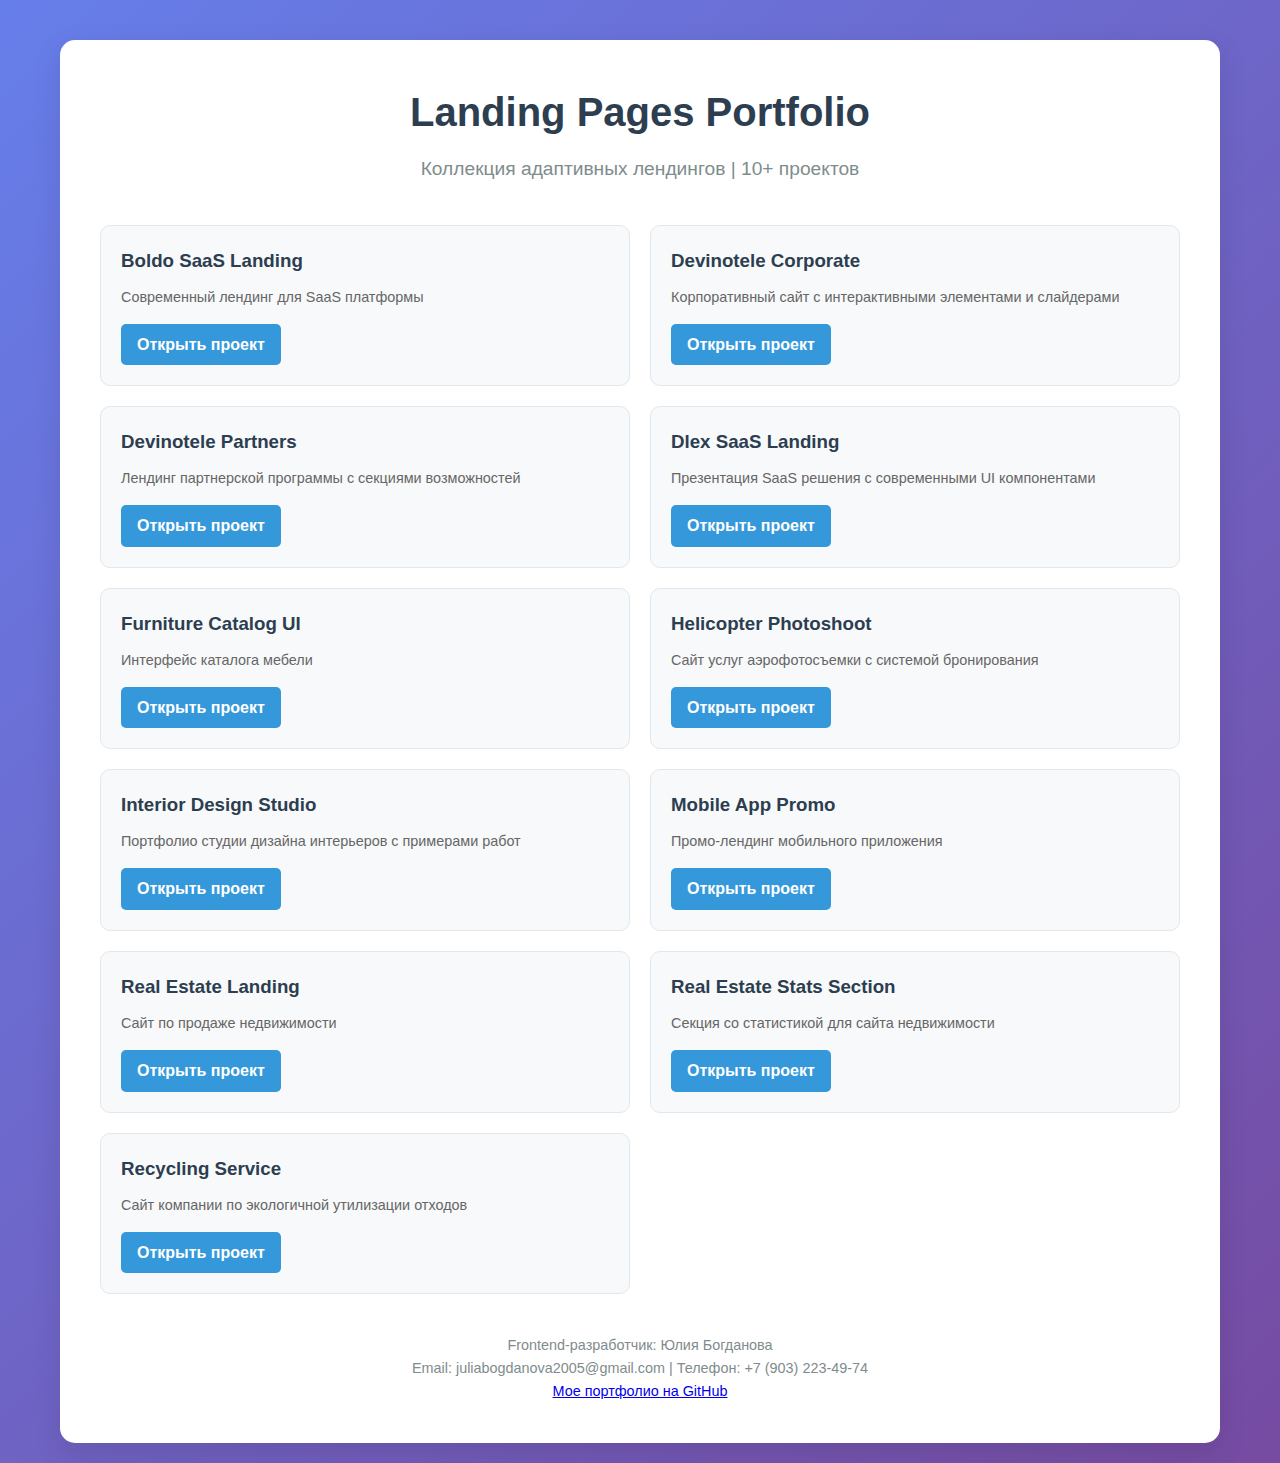
<file: index.html>
<!DOCTYPE html>
<html lang="ru">
<head>
<meta http-equiv="Content-Type" content="text/html; charset=UTF-8">
    <meta charset="UTF-8">
    <meta name="viewport" content="width=device-width, initial-scale=1.0">
    <title>Landing Pages Portfolio - bogdanchiikk</title>
    <style>
        * { margin: 0; padding: 0; box-sizing: border-box; }
        body { 
            font-family: 'Arial', sans-serif; 
            line-height: 1.6; 
            color: #333; 
            max-width: 1200px; 
            margin: 0 auto; 
            padding: 20px;
            background: linear-gradient(135deg, #667eea 0%, #764ba2 100%);
            min-height: 100vh;
        }
        .container { 
            background: white; 
            border-radius: 15px; 
            padding: 40px; 
            box-shadow: 0 10px 30px rgba(0,0,0,0.1);
            margin-top: 20px;
        }
        h1 { 
            color: #2c3e50; 
            text-align: center; 
            margin-bottom: 10px;
            font-size: 2.5em;
        }
        .subtitle { 
            text-align: center; 
            color: #7f8c8d; 
            margin-bottom: 40px;
            font-size: 1.2em;
        }
        .projects-grid {
            display: grid;
            grid-template-columns: repeat(auto-fit, minmax(350px, 1fr));
            gap: 20px;
            margin-top: 30px;
        }
        .project-card {
            border: 1px solid #e1e8ed;
            border-radius: 10px;
            padding: 20px;
            transition: transform 0.3s, box-shadow 0.3s;
            background: #f8f9fa;
        }
        .project-card:hover {
            transform: translateY(-5px);
            box-shadow: 0 5px 20px rgba(0,0,0,0.1);
        }
        .project-card h3 {
            color: #2c3e50;
            margin-bottom: 10px;
        }
        .project-card p {
            color: #666;
            margin-bottom: 15px;
            font-size: 0.9em;
        }
        .project-link {
            display: inline-block;
            background: #3498db;
            color: white;
            padding: 8px 16px;
            border-radius: 5px;
            text-decoration: none;
            font-weight: bold;
            transition: background 0.3s;
        }
        .project-link:hover {
            background: #2980b9;
        }
        .footer {
            text-align: center;
            margin-top: 40px;
            color: #7f8c8d;
            font-size: 0.9em;
        }
    </style>
</head>
<body>
    <div class="container">
        <h1>Landing Pages Portfolio</h1>
        <p class="subtitle">Коллекция адаптивных лендингов | 10+ проектов</p>
        
        <div class="projects-grid">
            <!-- Boldo SaaS -->
            <div class="project-card">
                <h3>Boldo SaaS Landing</h3>
                <p>Современный лендинг для SaaS платформы</p>
                <a href="boldo-saas-landing/index5.html" class="project-link">Открыть проект</a>
            </div>
            
            <!-- Devinotele Corporate -->
            <div class="project-card">
                <h3>Devinotele Corporate</h3>
                <p>Корпоративный сайт с интерактивными элементами и слайдерами</p>
                <a href="devinotele-corporate-landing/index.html" class="project-link">Открыть проект</a>
            </div>
            
            <!-- Devinotele Partners -->
            <div class="project-card">
                <h3>Devinotele Partners</h3>
                <p>Лендинг партнерской программы с секциями возможностей</p>
                <a href="devinotele-partners-landing/index.html" class="project-link">Открыть проект</a>
            </div>
            
            <!-- Dlex SaaS -->
            <div class="project-card">
                <h3>Dlex SaaS Landing</h3>
                <p>Презентация SaaS решения с современными UI компонентами</p>
                <a href="dlex-saas-landing/index.html" class="project-link">Открыть проект</a>
            </div>
            
            <!-- Furniture Catalog -->
            <div class="project-card">
                <h3>Furniture Catalog UI</h3>
                <p>Интерфейс каталога мебели</p>
                <a href="furniture-catalog-ui/index.html" class="project-link">Открыть проект</a>
            </div>
            
            <!-- Helicopter Photoshoot -->
            <div class="project-card">
                <h3>Helicopter Photoshoot</h3>
                <p>Сайт услуг аэрофотосъемки с системой бронирования</p>
                <a href="helicopter-photoshoot-landing/index.html" class="project-link">Открыть проект</a>
            </div>
            
            <!-- Interior Design Studio -->
            <div class="project-card">
                <h3>Interior Design Studio</h3>
                <p>Портфолио студии дизайна интерьеров с примерами работ</p>
                <a href="interior-design-studio-landing/index.html" class="project-link">Открыть проект</a>
            </div>
            
            <!-- Mobile App Promo -->
            <div class="project-card">
                <h3>Mobile App Promo</h3>
                <p>Промо-лендинг мобильного приложения</p>
                <a href="mobile-app-promo-landing/index3.html" class="project-link">Открыть проект</a>
            </div>
            
            <!-- Real Estate -->
            <div class="project-card">
                <h3>Real Estate Landing</h3>
                <p>Сайт по продаже недвижимости</p>
                <a href="real-estate-landing/index4.html" class="project-link">Открыть проект</a>
            </div>
            
            <!-- Real Estate Stats -->
            <div class="project-card">
                <h3>Real Estate Stats Section</h3>
                <p>Секция со статистикой для сайта недвижимости</p>
                <a href="real-estate-stats-section/index.html" class="project-link">Открыть проект</a>
            </div>
            
            <!-- Recycling Service -->
            <div class="project-card">
                <h3>Recycling Service</h3>
                <p>Сайт компании по экологичной утилизации отходов</p>
                <a href="recycling-service-landing/index1.html" class="project-link">Открыть проект</a>
            </div>
        </div>
        
        <div class="footer">
    <p>Frontend-разработчик: Юлия Богданова</p>
    <p>Email: juliabogdanova2005@gmail.com | Телефон: +7 (903) 223-49-74</p>
    <p><a href="https://github.com/bogdanchiikk" target="_blank">Мое портфолио на GitHub</a></p>
</div>
    </div>
</body>
</html>
</file>
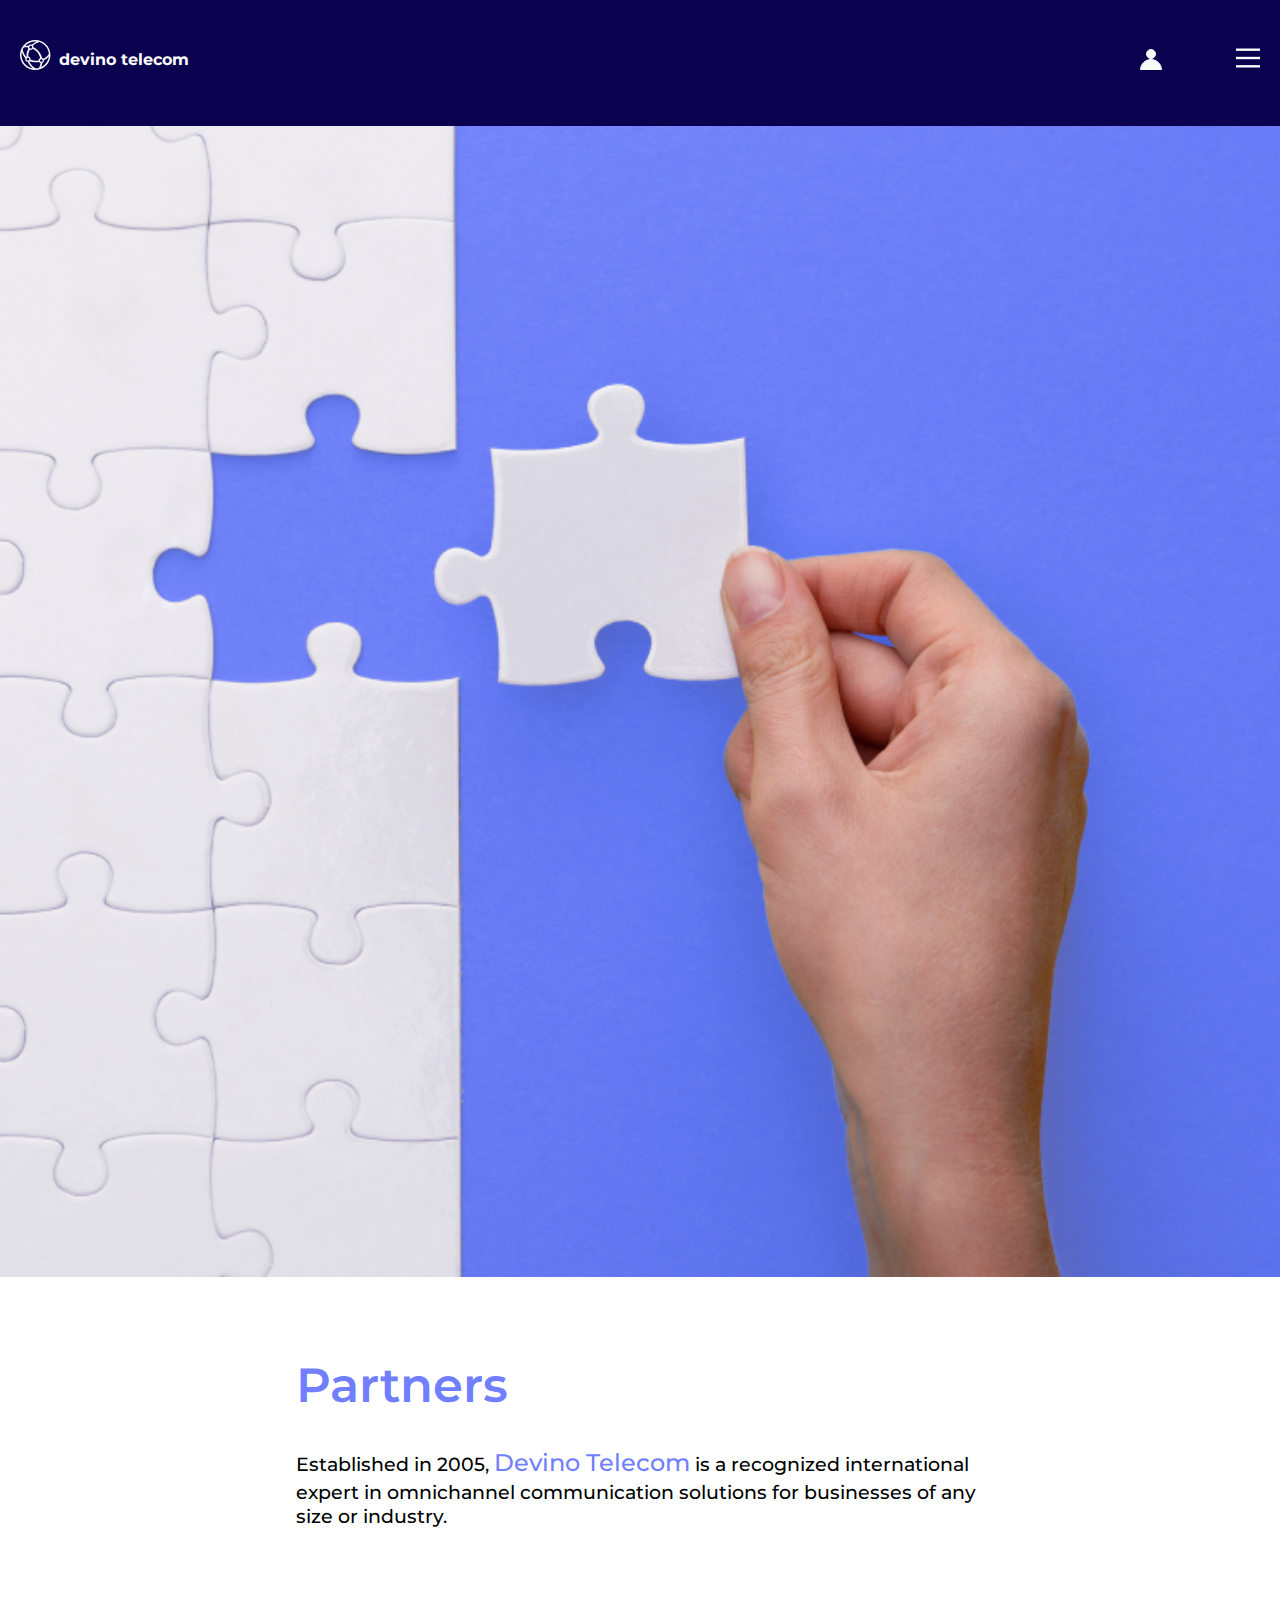
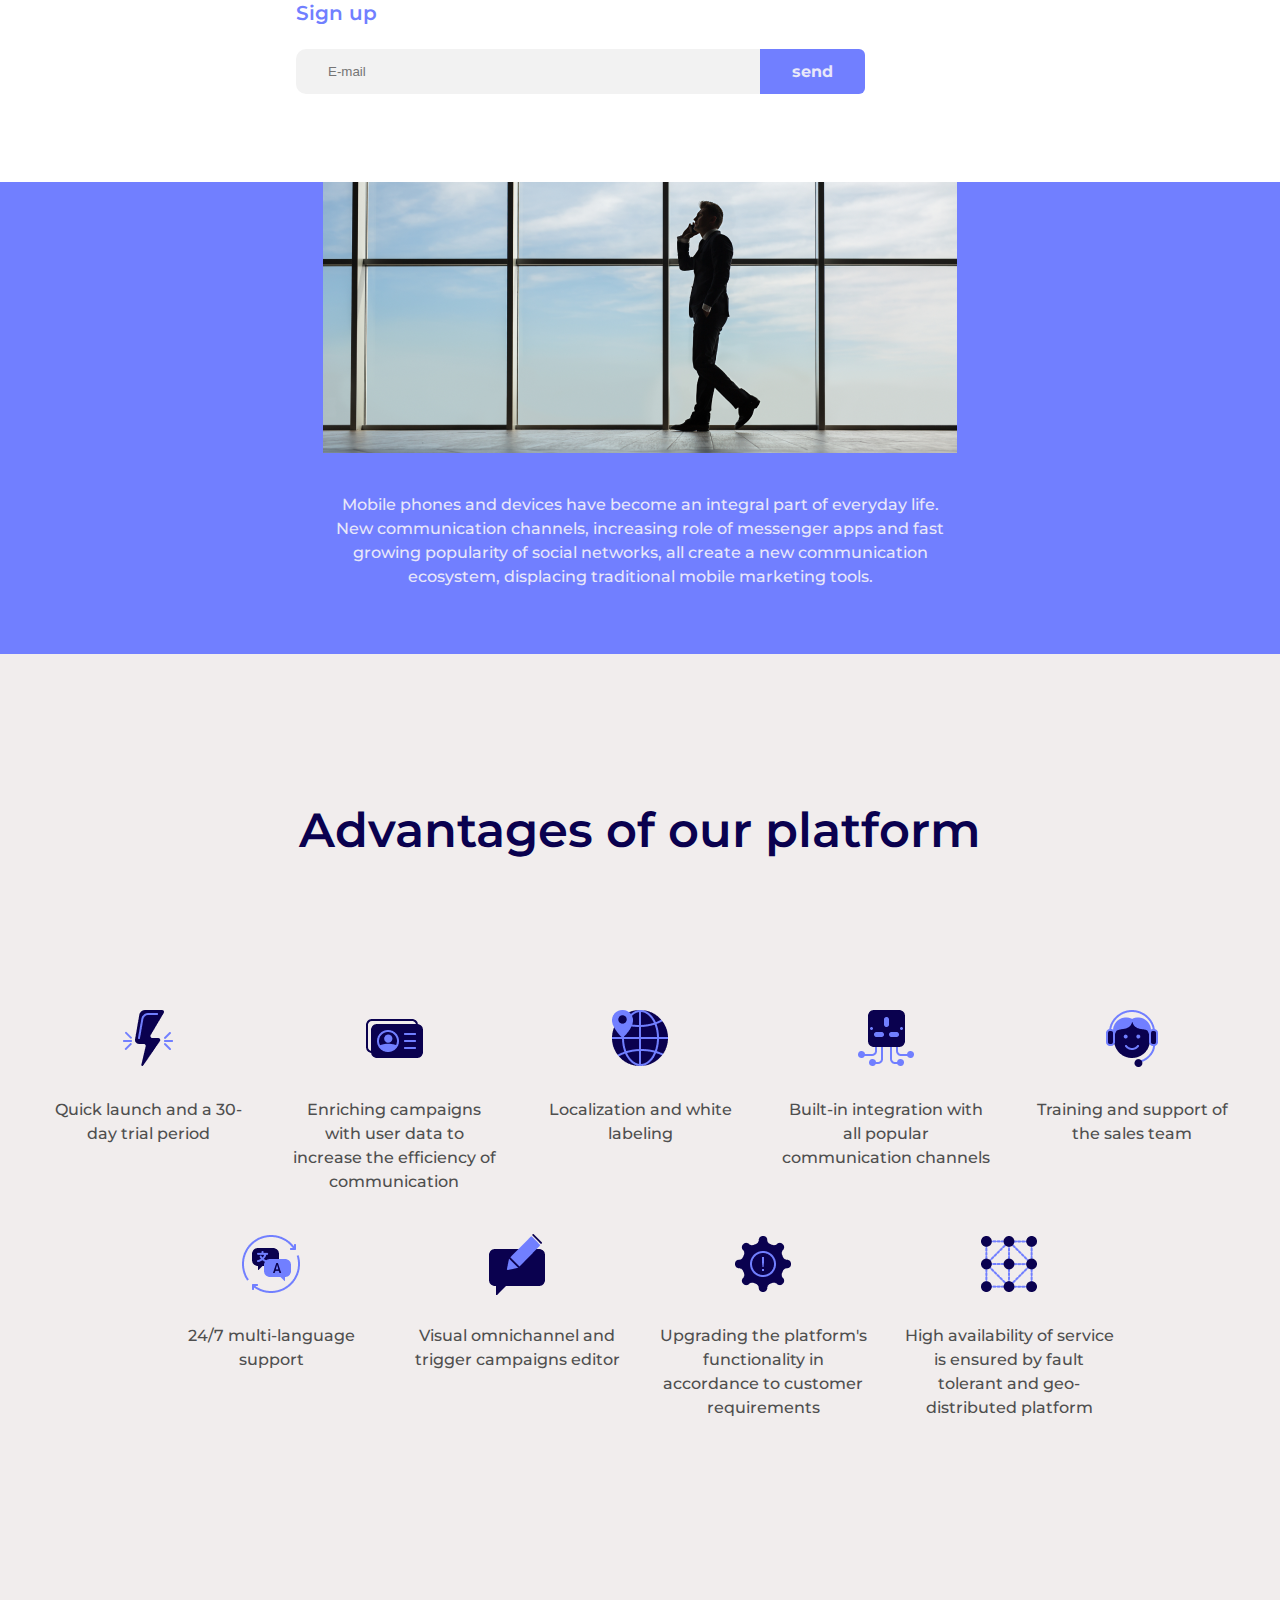
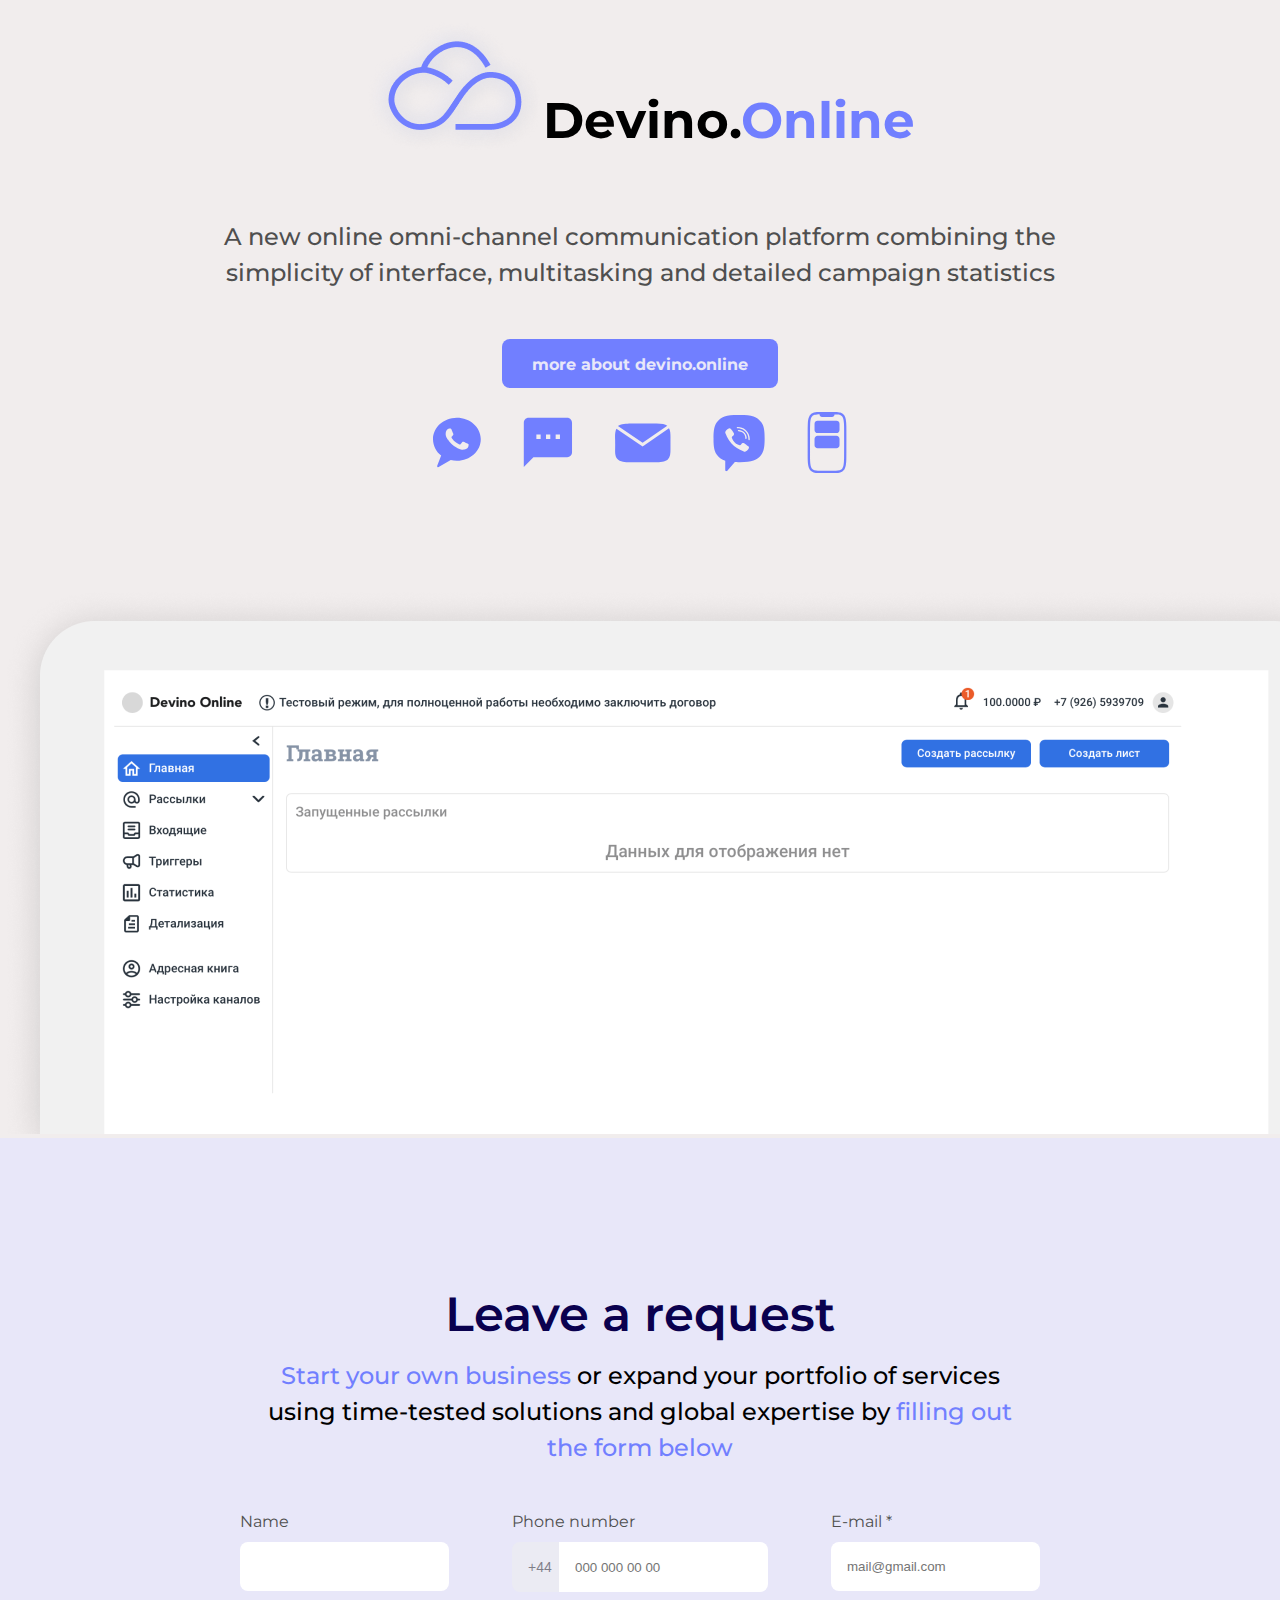
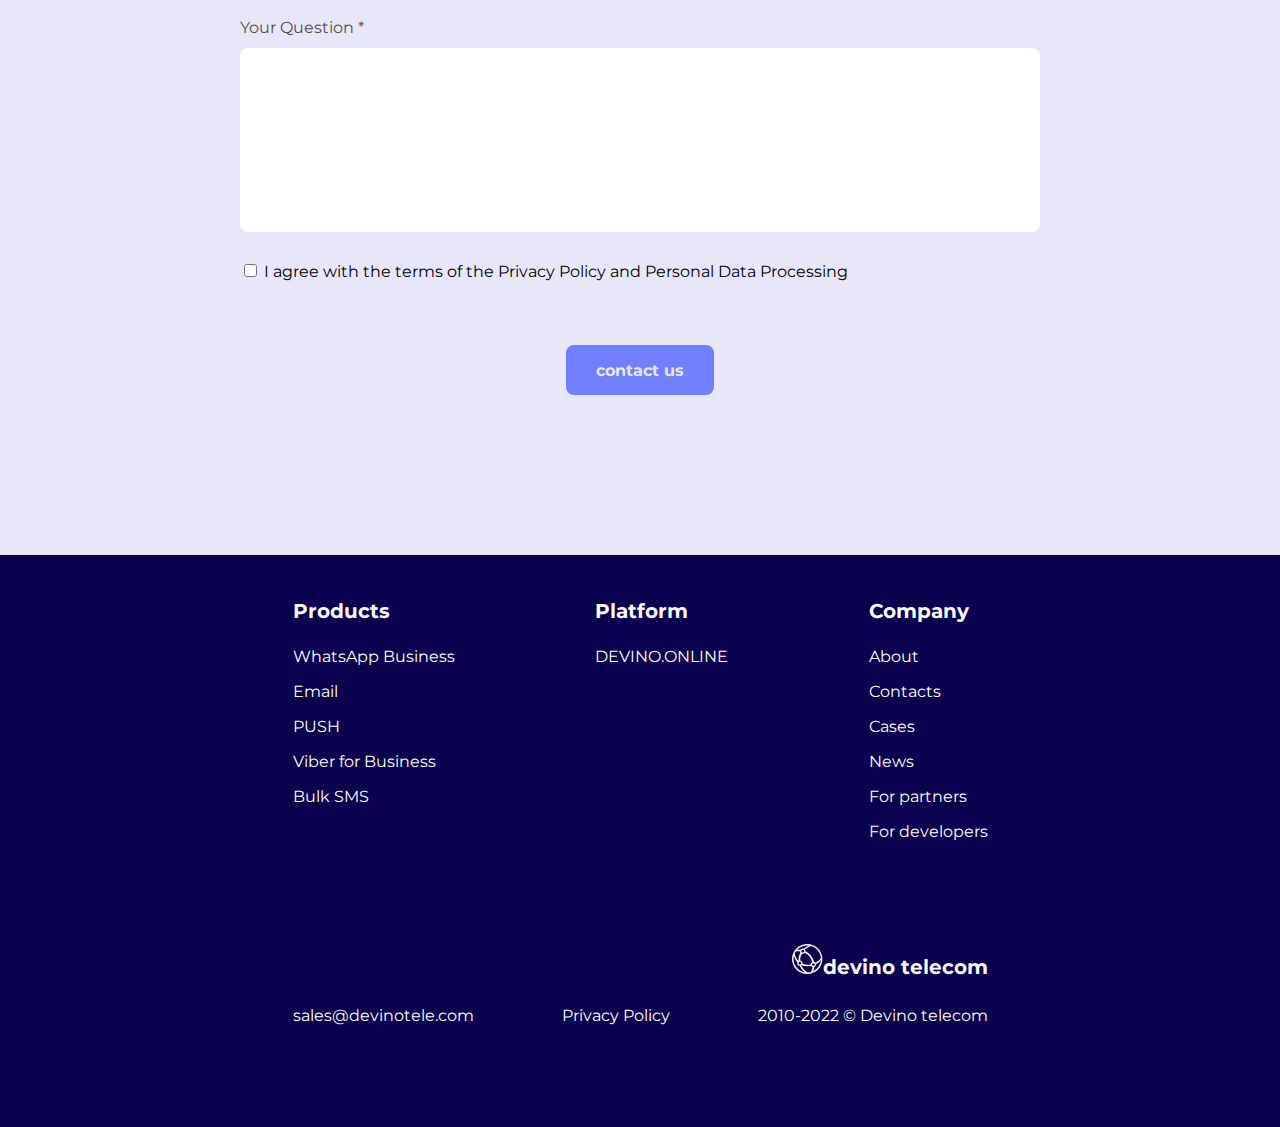
<file: devinotele-partners-landing/index.html>
<!DOCTYPE html>
<html lang="en">
  <head>
    <meta charset="UTF-8" />
    <meta name="viewport" content="width=device-width, initial-scale=1.0" />
    <title>Document</title>
    <link rel="preconnect" href="https://fonts.googleapis.com" />
    <link rel="preconnect" href="https://fonts.gstatic.com" crossorigin />
    <link
      href="https://fonts.googleapis.com/css2?family=Montserrat:wght@400;500;600&display=swap"
      rel="stylesheet"
    />
    <link rel="stylesheet" href="css/style.css" />
  </head>
  <body>
    <div class="background">
      <div class="wrapper">
        <div class="container">
          <div class="imgg">
            <img src="img/Union.svg" alt="" />
            <a class="text" href="#">devino telecom</a>
          </div>
          <div class="blocka">
            <a class="white" href="#">products</a>
            <a class="white" href="#">platform</a>
            <a class="white" href="#">for developers</a>
            <a class="white" href="#">for partners</a>
            <a class="white" href="#">company</a>
            <div>
              <a class="textbutton" href="#">contact us</a>
            </div>
          </div>
          <div class="gap-73">
            <img src="img/Личный кабинет и язык.svg" alt="" />
            <img class="menu" src="img/Menu.svg" alt="" />
          </div>
        </div>
      </div>
    </div>

    <div class="wrapper">
      <div class="d-flex2">
        <div class="margintext">
          <h1 class="zag">Partners</h1>
          <p class="textblue">
            Established in 2005, <span class="blue">Devino Telecom</span> is a
            recognized international expert in omnichannel communication
            solutions for <span>businesses of any size or industry.</span>
          </p>
          <label class="purple">Sign up</label>
          <div class="d-flex pad-95">
            <input class="email" placeholder="E-mail" type="text" />
            <a class="buttonpurple" href="#"><span class="textbutton1">send</span></a>
          </div>
      </div>
        <img class="puzzle" src="img/Depositphotos_306049142_XL 3.png" alt="" /> 
      </div> 
    </div>

    <div class="backgroundp">
      <div class="d-flexp">
        <img class="padleft" src="img/Depositphotos_306049142_XL 2.png" alt="" />
        <p class="textpicture">
          Mobile phones and devices have become an integral part of everyday
          life.<br />New communication channels, increasing role of messenger
          apps and fast<br />growing popularity of social networks, all create a
          new communication<br />ecosystem, displacing traditional mobile
          marketing tools.
        </p>
      </div>
    </div>

    <div class="backgroundten">
      <img class="ellipse" src="img/Ellipse 226.svg" alt="" />
      <img class="ellipse5" src="img/Ellipse 225.svg" alt="" />
      <img class="ellipse4" src="img/Ellipse 224.svg" alt="" />
      <h1 class="zagg">Advantages of our platform</h1>
      <div class="wrapper">
        <div class="block9">
          <div class="block9info">
            <img src="img/1.png" alt="" />
            <p class="grey">Quick launch and a 30-day trial period</p>
          </div>
          <div class="block9info">
            <img src="img/2.png" alt="" />
            <p class="grey">
              Enriching campaigns with user data to increase the efficiency of
              communication
            </p>
          </div>
          <div class="block9info">
            <img src="img/3.png" alt="" />
            <p class="grey">Localization and white labeling</p>
          </div>
          <div class="block9info">
            <img src="img/4.png" alt="" />
            <p class="grey">
              Built-in integration with all popular communication channels
            </p>
          </div>
          <div class="block9info">
            <img src="img/5.png" alt="" />
            <p class="grey">Training and support of the sales team</p>
          </div>
          <div class="block9info">
            <img src="img/6.png" alt="" />
            <p class="grey">24/7 multi-language support</p>
          </div>
          <div class="block9info">
            <img src="img/7.png" alt="" />
            <p class="grey">Visual omnichannel and trigger campaigns editor</p>
          </div>
          <div class="block9info">
            <img src="img/доработка под требования.png" alt="" />
            <p class="grey">
              Upgrading the platform's functionality in accordance to customer
              requirements
            </p>
          </div>
          <div class="block9info">
            <img src="img/9.png" alt="" />
            <p class="grey">
              High availability of service is ensured by fault tolerant and
              geo-distributed platform
            </p>
          </div>
        </div>
      </div>

      <div class="d-flex1">
        <img src="img/Group 328310034.png" alt="" />
        <h2>
          <span class="blackk">Devino.</span><span class="purplee">Online</span>
        </h2>
      </div>
      <div class="centert">
        <p class="centertext">
          A new online omni-channel communication platform combining the
          simplicity of interface, multitasking and detailed campaign statistics
        </p>
        <a class="buttonpurple2" href="#"
          ><span class="textbutton2">more about devino.online</span></a>
        <div class="blockpicture1">
          <img src="img/Exclude.svg" alt="" />
          <img src="img/SMS.svg" alt="" />
          <img src="img/Mail.svg" alt="" />
          <img src="img/Exclude1.svg" alt="" />
          <img src="img/Push.svg" alt="" />
        </div>
        <img class="pozpicture" src="img/Illustration.png" alt="" />
      </div>
    </div>

    <div class="backgroundnew">
      <div class="blockk">
        <h1 class="zagg1">Leave a request</h1>
        <div class="jcenter">
          <p class="textpp">
            <span class="purpletext">Start your own business</span> or expand
            your portfolio of services using time-tested solutions and global
            expertise by
            <span class="purpletext">filling out the form below</span>
          </p>
        </div>
        <div class="info">
          <div class="blockfooter">
            <div class="column">
              <p class="greytext">Name</p>
              <input class="buttongrey" class="name" placeholder="" type="text" />
            </div>
            <div class="column">
              <p class="greytext">Phone number</p>
              <div class="d-flex">
                <button class="b44 text44">+44</button>
                <input class="buttongrey1" class="phonenumber" placeholder="000 000 00 00" type="text" />
              </div>
            </div>
            <div class="column">
              <p class="greytext">E-mail *</p>
              <input class="buttongrey" class="email" placeholder="mail@gmail.com" type="text" />
            </div>
          </div>
          <div class="column">
            <p class="greytext">Your Question *</p>
            <textarea class="buttongrey2" rows="10"></textarea>
          </div>
        </div>
        <div class="check">
        <input class="blockchek" type="checkbox" name="" value="yes" />
          <label>I agree with the terms of the Privacy Policy and Personal Data Processing</label>
        </div>
          <div class="jcenter pad-64">
            <a class="buttonpurple3" href="#"><span class="textbutton3">contact us</span></a>
          </div>
      </div>
    </div>

    <div class="backgroundfooter">
      <div class="wrapper wrapper_footer">
        <div class="footer_content">
          <div class="logo_f">
              <img src="img/Union.svg" alt="">
              <span class="zag-footer">devino telecom</span>
          </div>
              <div class="column">
                  <a class="zag-footer" href="">Products</a>
                  <a class="text_footer" href="">WhatsApp Business</a>
                  <a class="text_footer" href="">Email</a>
                  <a class="text_footer" href="">PUSH</a>
                  <a class="text_footer" href="">Viber for Business</a>
                  <a class="text_footer" href="">Bulk SMS</a>
              </div>
              <div class="column">
                  <a class="zag-footer" href="">Platform</a>
                  <a class="text_footer" href="">DEVINO.ONLINE</a>
              </div>
              <div class="column">
                  <a class="zag-footer" href="">Company</a>
                  <a class="text_footer" href="">About</a>
                  <a class="text_footer" href="">Contacts</a>
                  <a class="text_footer" href="">Cases</a>
                  <a class="text_footer" href="">News</a>
                  <a class="text_footer" href="">For partners</a>
                  <a class="text_footer" href="">For developers</a>
              </div>
          <span class="mail_footer">sales@devinotele.com</span>
      </div>
      <div class="logo_f1">
        <img src="img/Union.svg" alt="">
        <span class="zag-footer">devino telecom</span>
    </div>
      <div class="footer_f">
          <span class="mail_footer_plan">sales@devinotele.com</span>
          <span class="text_footer_f">Privacy Policy</span>
          <span class="text_footer_f">2010-2022 © Devino telecom</span>
      </div>
      </div>
    </div>
  </body>
</html>
</file>
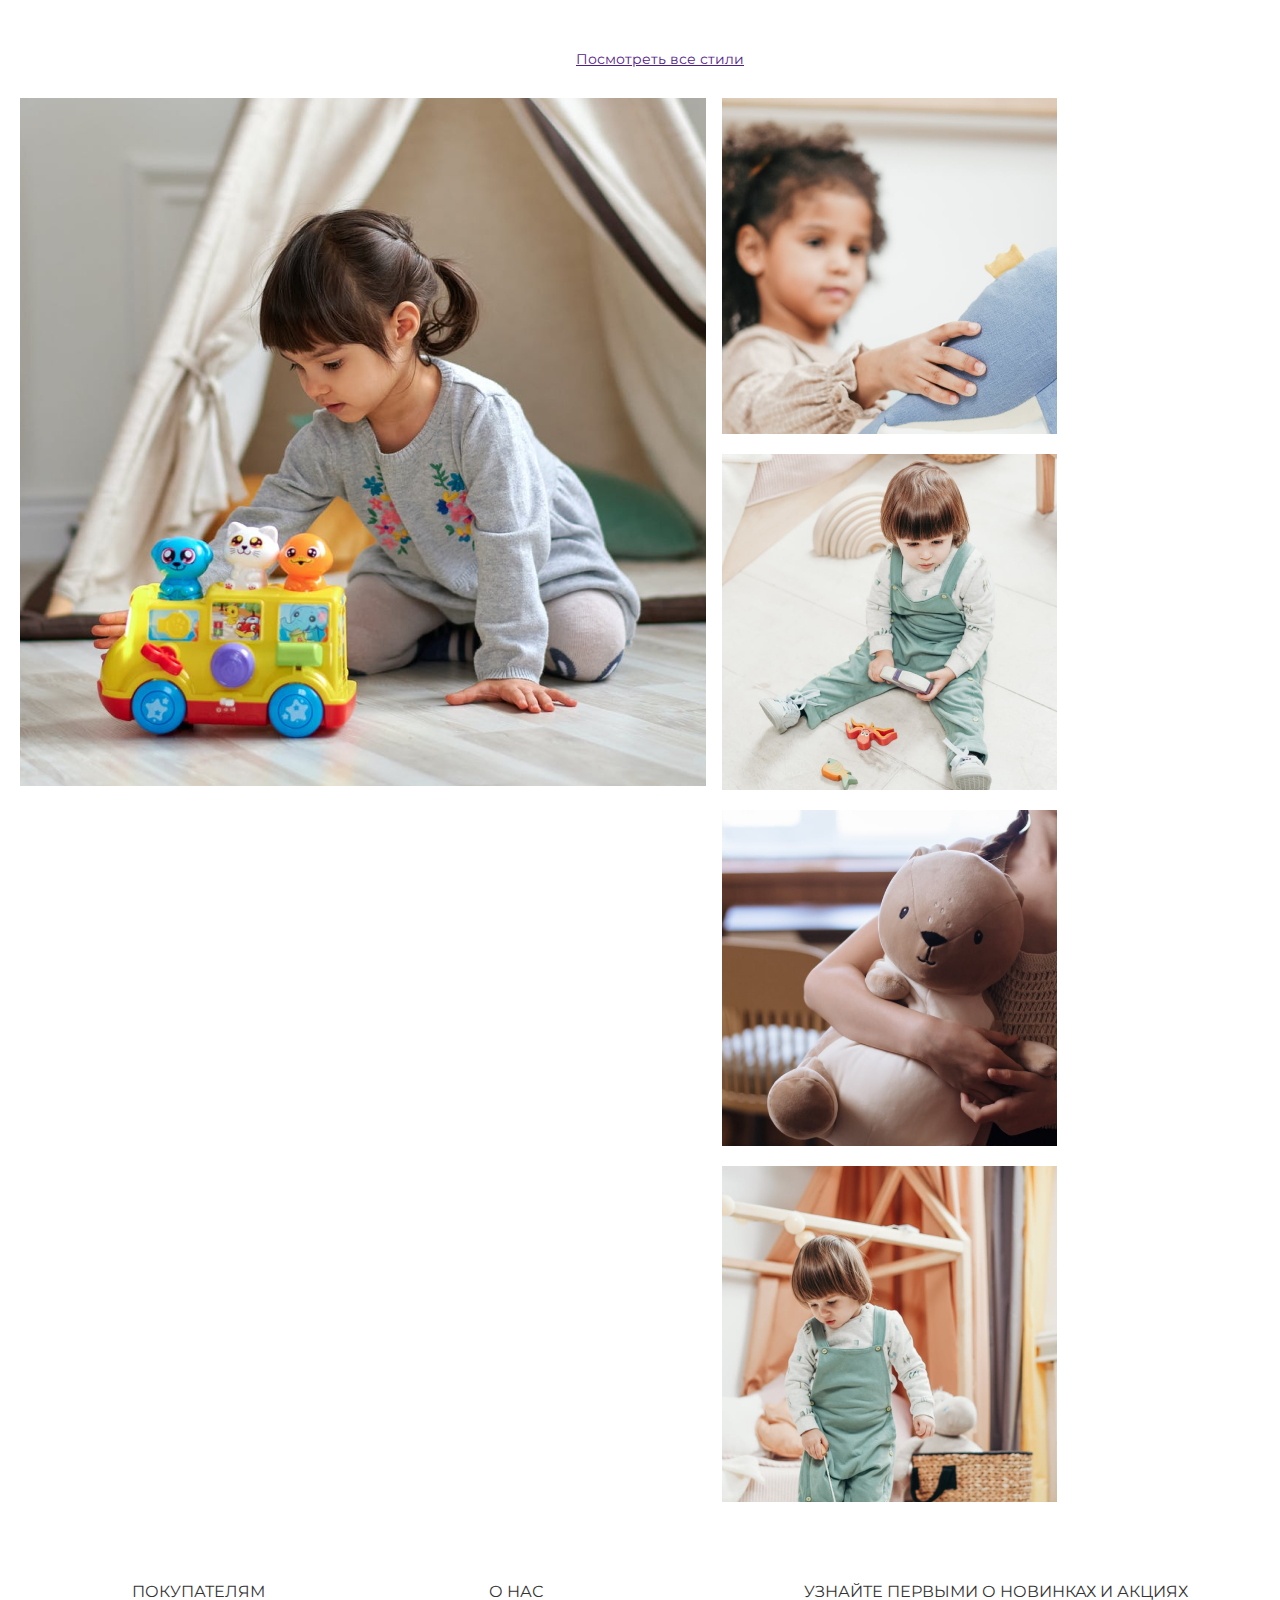
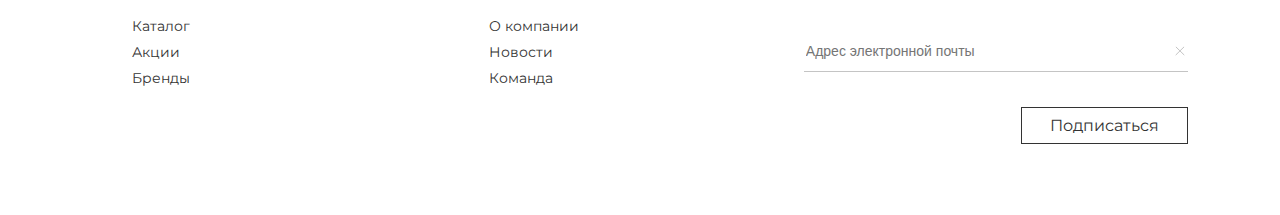
<file: furniture-catalog-ui/index.html>
<!DOCTYPE html>
<html lang="en">
<head>
    <meta charset="UTF-8">
    <meta http-equiv="X-UA-Compatible" content="IE=edge">
    <meta name="viewport" content="width=device-width, initial-scale=1.0">
    <title>6-сайт</title>
    <link rel="preconnect" href="https://fonts.googleapis.com">
    <link rel="preconnect" href="https://fonts.gstatic.com" crossorigin>
    <link href="https://fonts.googleapis.com/css2?family=Montserrat:wght@400;500;600&display=swap" rel="stylesheet">
    <link rel="stylesheet" href="css/style1.css">
</head>
<body>
    <div class="wrapper">
        <div class="my-zag">
            <a href="">Посмотреть все стили</a>
        </div>
        <div class="d-flex gap-16">
        <div>
            <img src="img/1.png" alt="">
        </div>
        <div class="cont-1_1">
            <div class="position-r">
            <img src="img/2.png" alt="">
            <div class="position-background">
                <a class="position-background__svg svg__full" href="#">
                    <img src="img/full screen.svg" alt="">
                </a>
                <a class="position-background__svg svg__korzina" href="#">
                    <img src="img/korzina.svg" alt="">
                </a>
                <a class="position-background__svg svg__like" href="#">
                    <img src="img/like.svg" alt="">
                </a>
            </div>
            </div>

            <div class="position-r">
                <img src="img/3.png" alt="">
                <div class="position-background">
                    <a class="position-background__svg svg__full" href="#">
                        <img src="img/full screen.svg" alt="">
                    </a>
                    <a class="position-background__svg svg__korzina" href="#">
                        <img src="img/korzina.svg" alt="">
                    </a>
                    <a class="position-background__svg svg__like" href="#">
                        <img src="img/like.svg" alt="">
                    </a>
                </div>
            </div>

                <div class="position-r">
                    <img src="img/4.png" alt="">
                    <div class="position-background">
                        <a class="position-background__svg svg__full" href="#">
                            <img src="img/full screen.svg" alt="">
                        </a>
                        <a class="position-background__svg svg__korzina" href="#">
                            <img src="img/korzina.svg" alt="">
                        </a>
                        <a class="position-background__svg svg__like" href="#">
                            <img src="img/like.svg" alt="">
                        </a>
                    </div>
                </div>

                    <div class="position-r">
                        <img src="img/5.png" alt="">
                        <div class="position-background">
                            <a class="position-background__svg svg__full" href="#">
                                <img src="img/full screen.svg" alt="">
                            </a>
                            <a class="position-background__svg svg__korzina" href="#">
                                <img src="img/korzina.svg" alt="">
                            </a>
                            <a class="position-background__svg svg__like" href="#">
                                <img src="img/like.svg" alt="">
                            </a>
                        </div>
                    </div>

        </div>
        </div>

    <div class="cont-2">
            <div class="column">
                <span class="text-2">ПОКУПАТЕЛЯМ</span> 
                    <a class="link-2" href="#">Каталог</a>
                    <a class="link-2" href="#">Акции</a>
                    <a class="link-2" href="#">Бренды</a>
            </div>
            <div class="column">
                <span class="text-2">О НАС</span> 
                    <a class="link-2" href="#">О компании</a>
                    <a class="link-2" href="#">Новости</a>
                    <a class="link-2" href="#">Команда</a>
            </div>
            <div class="column">
                <p class="text-2">УЗНАЙТЕ ПЕРВЫМИ О НОВИНКАХ И АКЦИЯХ</p>
                <div class="cont-2_1">
                <input class="a-email" placeholder="Адрес электронной почты" type="email">
                <img class="a-krest" src="img/close.svg" alt="">
                </div>
                <a class="a-button" href="">Подписаться</a>
            </div>
    </div>
</div>
</body>
</html>
</file>
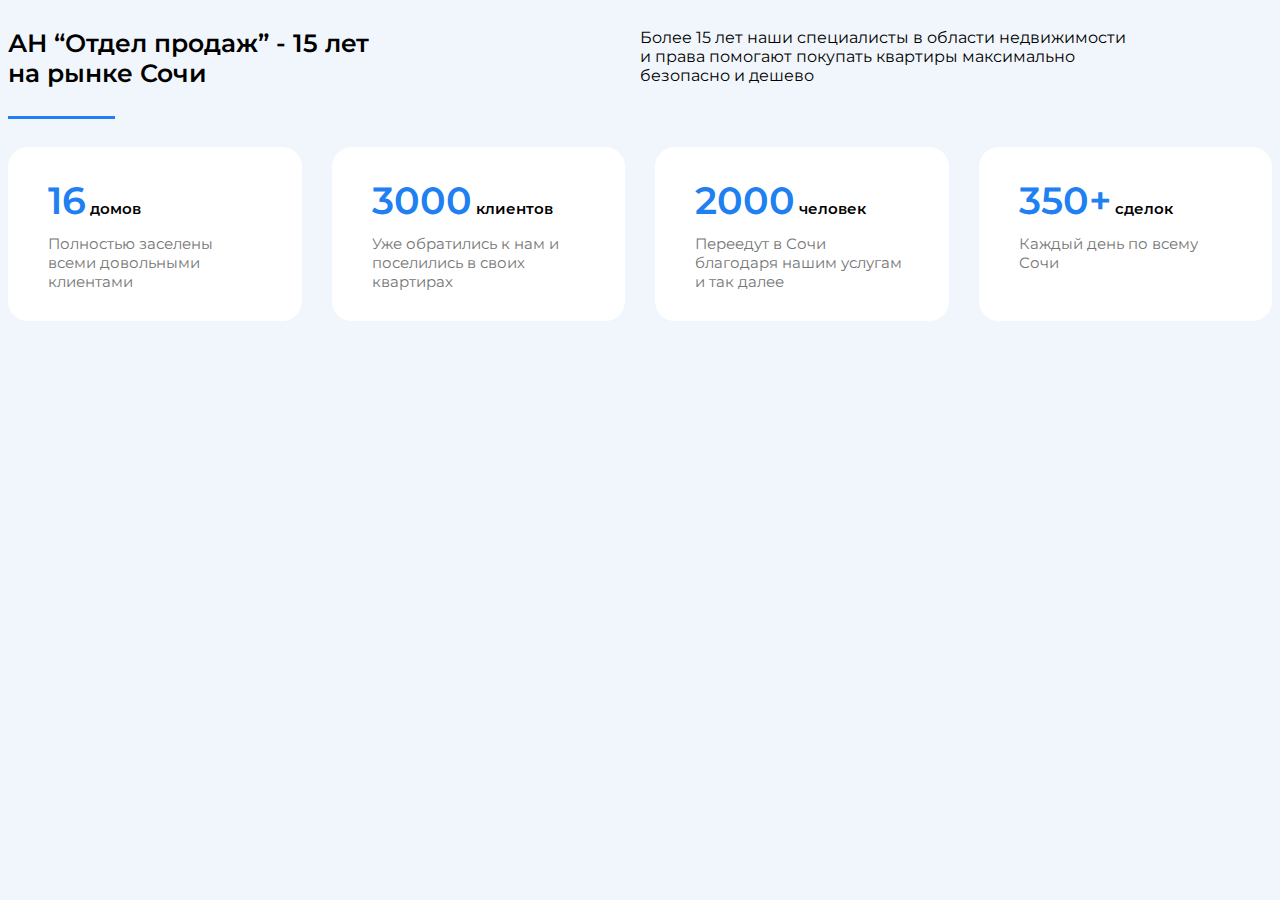
<file: real-estate-stats-section/index.html>
<!DOCTYPE html>
<html lang="en">
<head>
    <meta charset="UTF-8">
    <meta http-equiv="X-UA-Compatible" content="IE=edge">
    <meta name="viewport" content="width=device-width, initial-scale=1.0">
    <title>Document</title>
    <link rel="stylesheet" href="css/style.css">
    <link rel="preconnect" href="https://fonts.googleapis.com">
    <link rel="preconnect" href="https://fonts.gstatic.com" crossorigin>
    <link href="https://fonts.googleapis.com/css2?family=Montserrat:wght@400;500;600;700&display=swap" rel="stylesheet">
</head>
<body bgcolor="#F1F6FC">
    <div class=" wrapper d-flex justify-content padding-20">
        <div class="width-50">
            <p class="weight">
                АН “Отдел продаж” - 15 лет <br>на рынке Сочи
            </p>
        </div>
        <div class="width-50">
            <p>
                Более 15 лет наши специалисты в области недвижимости <br>и права помогают покупать квартиры максимально <br>безопасно и дешево
            </p>
        </div>
    </div>
    <div class="wrapper padding-20">
        <hr size=3px width=105px color="#207FF1" align="left">
    </div>
    </div>
    <div class=" wrapper d-flex gap padding-20">
        <div class="block">
                <p class="size">
                    <span class="color">16</span>
                    домов
                </p>
                <p class="padding-10">
                    Полностью заселены всеми довольными клиентами
                </p>
        </div>
        <div class="block">
            <p class="size">
                <span class="color">3000</span>
                клиентов
            </p>
            <p class="padding-10">
                Уже обратились к нам и поселились в своих квартирах            
            </p>
        </div>
        <div class="block">
            <p class="size">
                <span class="color">2000</span>
                <span class="size">человек</span> 
            </p>
            <p class="padding-10">
                Переедут в Сочи благодаря нашим услугам и так далее            
            </p>
        </div>
        <div class="block">
            <p class="size">
                <span class="color">350+</span>
                <span class="size">сделок</span> 
            </p>
            <p class="padding-10">
                Каждый день по всему Сочи            
            </p>  
        </div>
    </div>
</body>
</html>
</file>
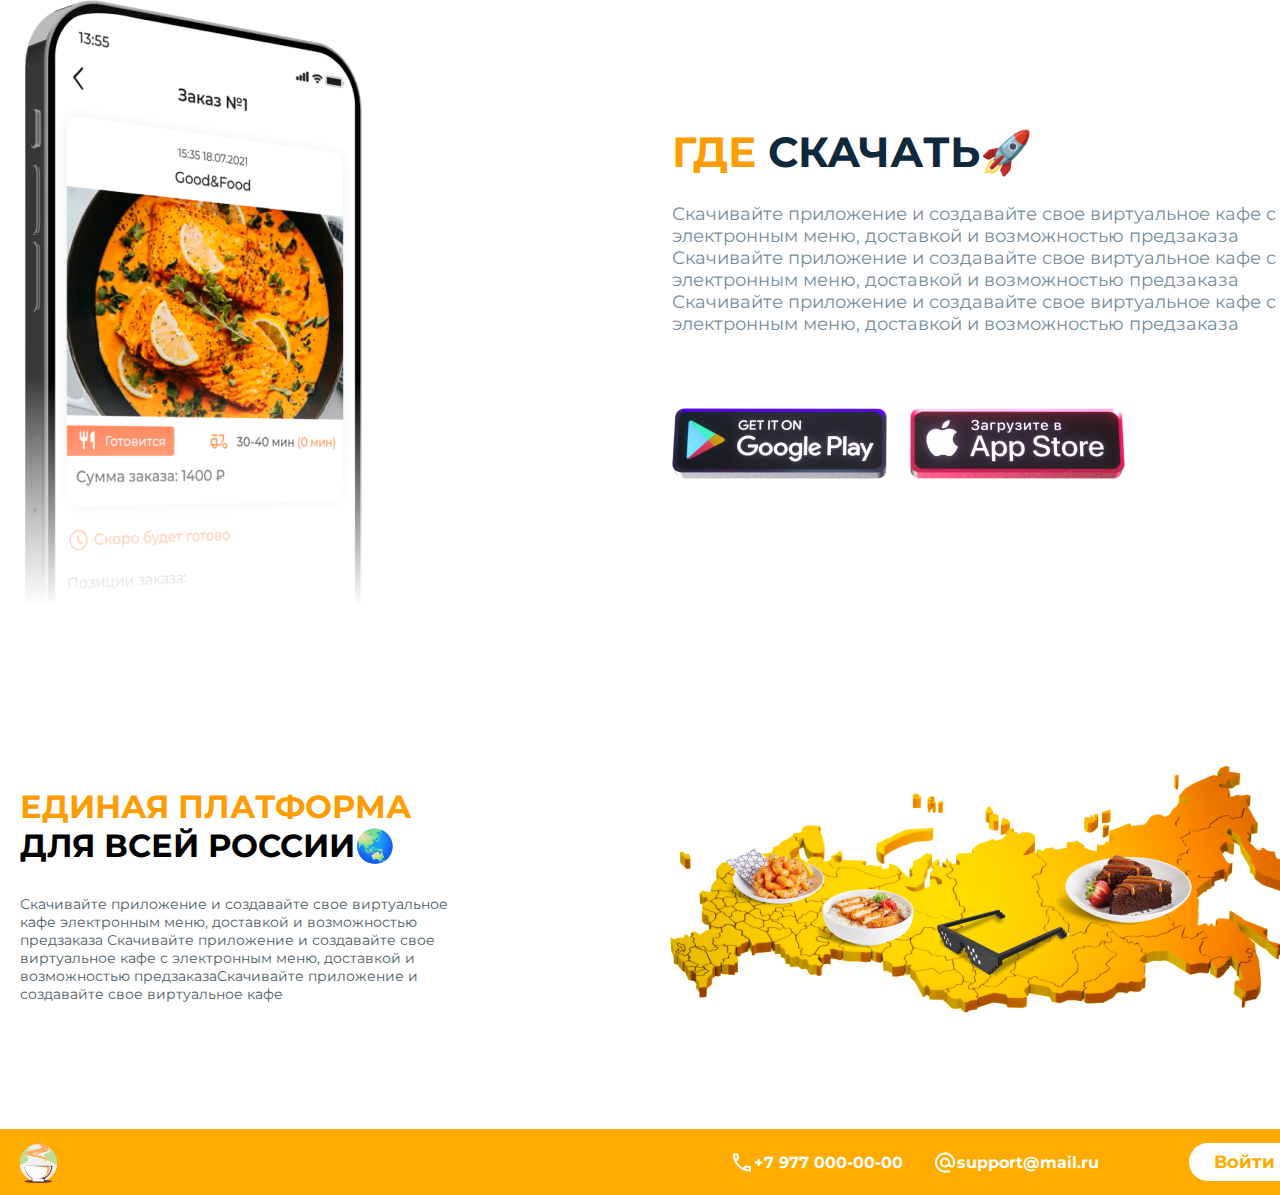
<file: mobile-app-promo-landing/index3.html>
<!DOCTYPE html>
<html lang="en">
<head>
    <meta charset="UTF-8">
    <meta name="viewport" content="width=device-width, initial-scale=1.0">
    <title>Document</title>
    <link rel="preconnect" href="https://fonts.googleapis.com">
    <link rel="preconnect" href="https://fonts.gstatic.com" crossorigin>
    <link href="https://fonts.googleapis.com/css2?family=Montserrat:wght@400;500;600&display=swap" rel="stylesheet">
    <link rel="stylesheet" href="css/style.css">
</head>
<body>
<div class="wrapper">
    <div class="d-flex align-items">
        <div>
        <img src="img/Group 6007 1.png" alt="">
        </div>
            <div class="flex">
                <div>
                    <p class="font1"><span class="color1">ГДЕ </span><span class="color2">СКАЧАТЬ🚀</span></p>
                    <p class="font2 width color3 padding-25">Скачивайте приложение и создавайте свое виртуальное кафе с электронным меню, доставкой и возможностью предзаказа Скачивайте приложение и создавайте свое виртуальное кафе с электронным меню, доставкой и возможностью предзаказа Скачивайте приложение и создавайте свое виртуальное кафе с электронным меню, доставкой и возможностью предзаказа 
                    </p>
                </div>
        <div class="d-flex gap padding-73">
    <div>
        <img src="img/Rectangle.png" alt="">
    </div>
    <div>
        <img src="img/Rectangle (1).png" alt="">
    </div>
        </div>
            </div>
    </div>
            <div class="d-flex align-items padding-148">
        <div>
        <p class="font3"><span class="color1">ЕДИНАЯ ПЛАТФОРМА</span><br><span class="color4">ДЛЯ ВСЕЙ РОССИИ🌏</span></p>
        <p class="font4 width1 color5 padding-30">Скачивайте приложение и создавайте свое виртуальное кафе электронным меню, доставкой и возможностью предзаказа Скачивайте приложение и создавайте свое виртуальное кафе с электронным меню, доставкой и возможностью предзаказаСкачивайте приложение и создавайте свое виртуальное кафе
        </p>
        </div>
        <div class="padding-31">
        <img src="img/Group 6118.png" alt="">
        </div>    
            </div>
</div>
            <footer class="background-orange margin-96">
                <div class="wrapper d-flex j-content a-items">
                    <img src="img/image 38.png" alt="">
                <div class="d-flex a-items gap-30">
                    <div class="d-flex a-items">
                    <img src="img/phone.png" alt="">
                    <span class="font5">+7 977 000-00-00</span>
                    </div>
                <div class="d-flex a-items">
                    <img src="img/alternate_email.png" alt="">
                    <span class="font5">support@mail.ru</span>
                </div>
                <a class="margin-60 button font6" href="#">Войти</a>
                </div>
                </div>
            </footer>
       
</body>
</html>
</file>
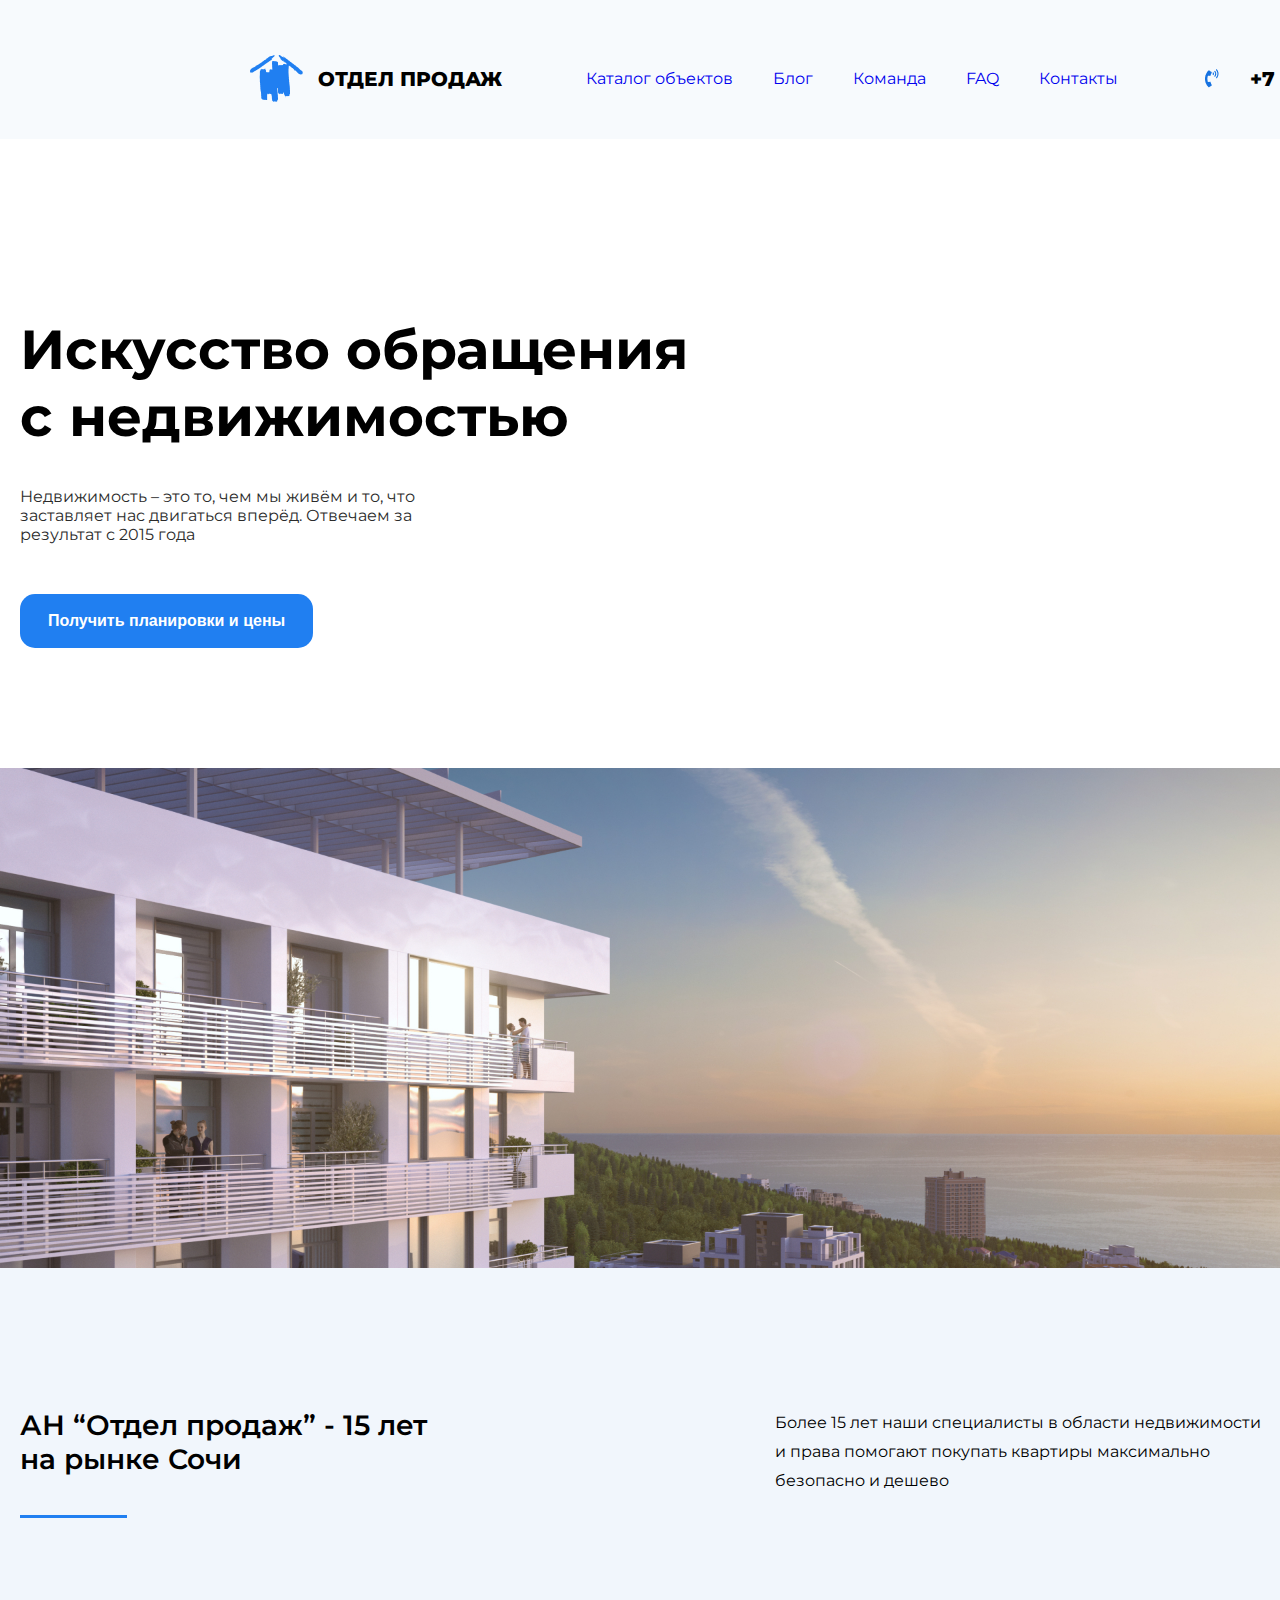
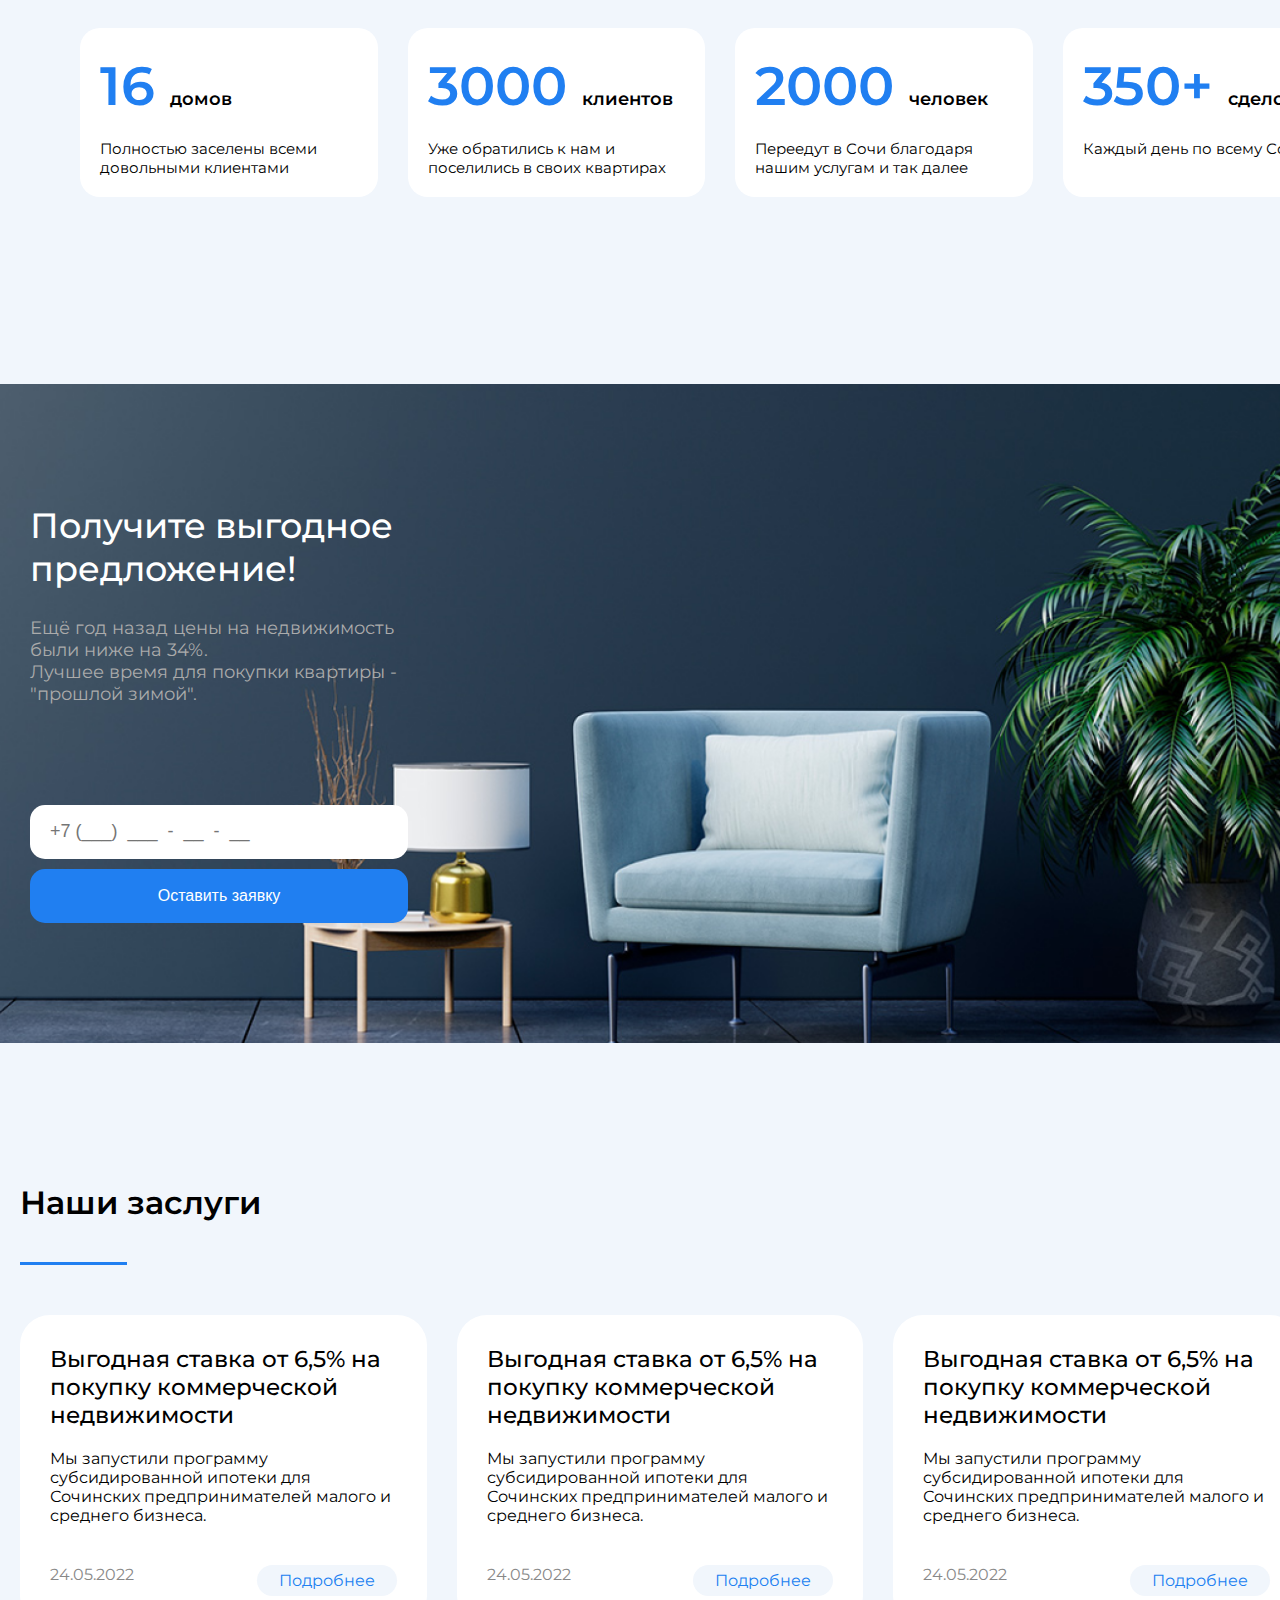
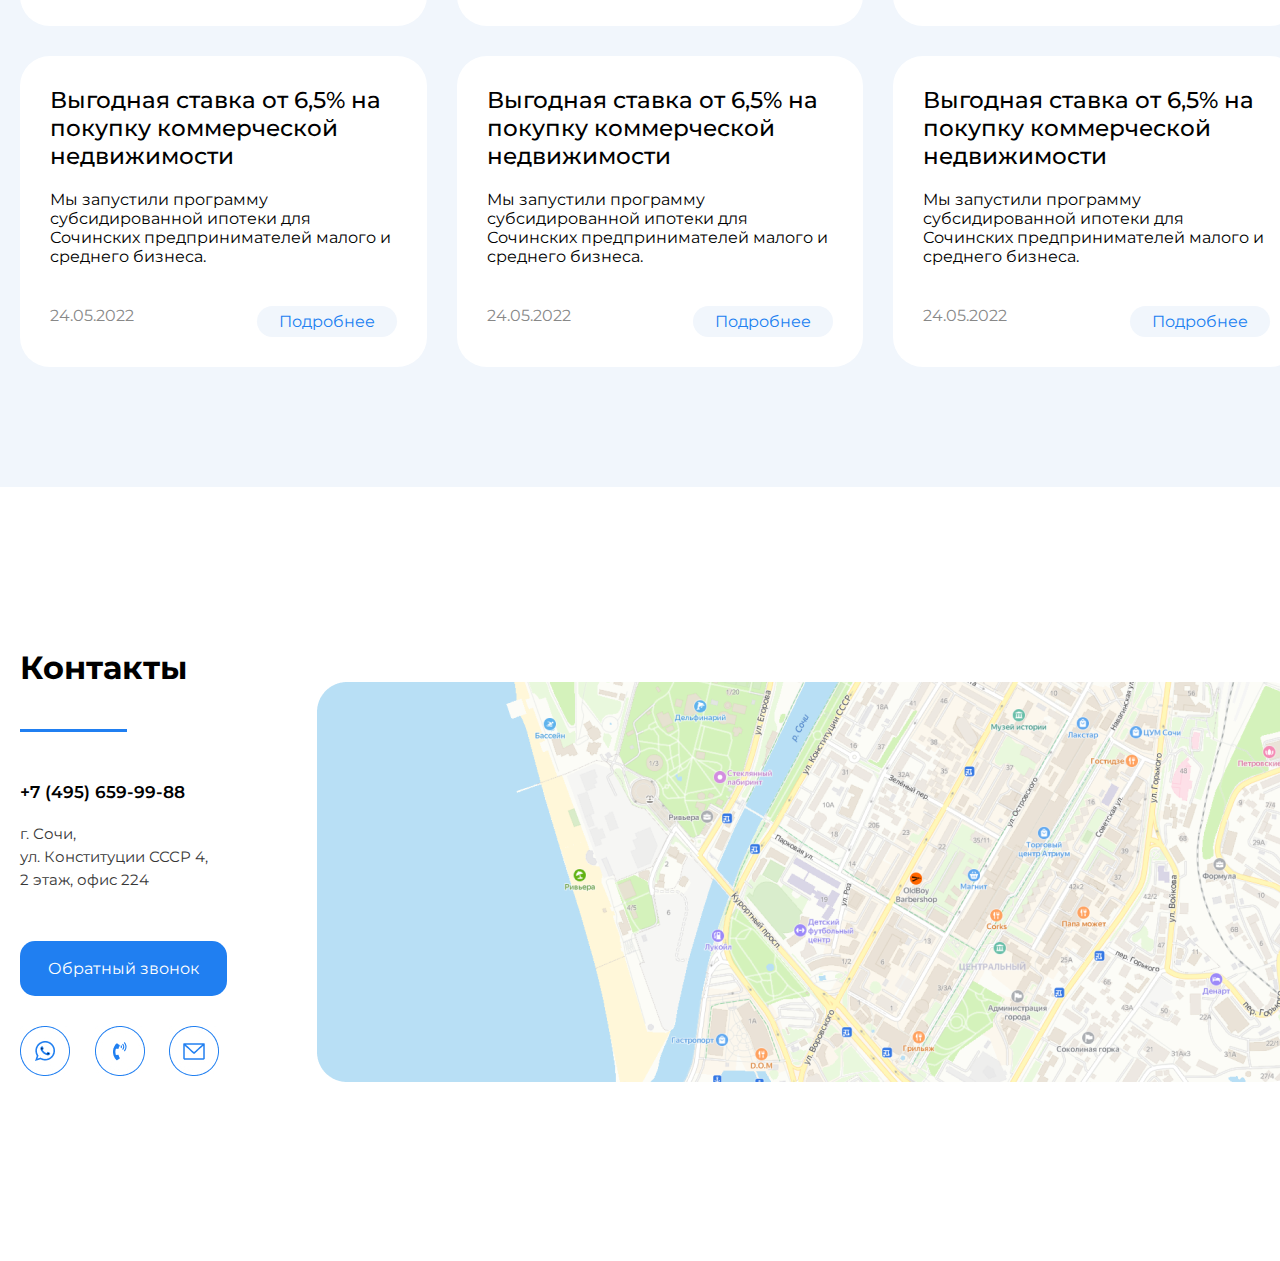
<file: real-estate-landing/index4.html>
<!DOCTYPE html>
<html lang="en">
<head>
    <meta charset="UTF-8">
    <meta name="viewport" content="width=device-width, initial-scale=1.0">
    <title>Document</title>
    <link rel="preconnect" href="https://fonts.googleapis.com">
    <link rel="preconnect" href="https://fonts.gstatic.com" crossorigin>
    <link href="https://fonts.googleapis.com/css2?family=Montserrat:wght@400;500;600&display=swap" rel="stylesheet">
    <link rel="stylesheet" href="css/style.css">
    <link rel="stylesheet" href="css/header.css">
    <link rel="stylesheet" href="css/stylesochi.css">   
</head>
<body>

<div class="header">
    <div class="wrapper d-flex a-items j-content">
        <div class="d-flex a-items gap-15">
        <img src="img/image 69 (Traced).png" alt="">
    <p class="span"><span>ОТДЕЛ ПРОДАЖ</span></p>
        </div>
        <div class="d-flex gap-40 color_text">
        <a class="text-decoration" href="#">Каталог объектов</a>
        <a class="text-decoration" href="#">Блог</a>
        <a class="text-decoration" href="#">Команда</a>
        <a class="text-decoration" href="#">FAQ</a>
        <a class="text-decoration" href="#">Контакты</a>
        </div>
        <div class="d-flex a-items gap-37">
        <div class="d-flex a-items gap">
        <img src="img/a.png" alt="">
        <p class="span">+7 (495) 659-99-88</p>
        </div>
        <button class="button">Заказать звонок</button>
        </div>
    </div>
</div>


<div class="background">
    <div class="wrapper">
        <div class="container-box2 padding-120">
        <h1 class="one_title">Искусство обращения с недвижимостью</h1>
        <p class="our-block_title2">Недвижимость – это то, чем мы живём и то, что заставляет нас двигаться вперёд. Отвечаем за результат с 2015 года</p>
        <button>Получить планировки и цены</button>
        </div>
    </div>
</div>


    <img class="img-main" src="img/Rectangle 1.png" alt="">


<div>
<div class="back-color padding-sochi">
<div class="wrapper">
    <div class="d-flex d-justy">
<p class="p-width color">АН “Отдел продаж” - 15 лет <br>на рынке Сочи</p>
<p class="text-right color">Более 15 лет наши специалисты в области недвижимости<br> и права помогают покупать квартиры максимально<br> безопасно и дешево</p>
</div>
       <hr size=3px width=105px color="#207FF1" align="left">
    <div class="wrapper d-flex gap padding-30">
        <div class="block">
            <p class="padding-40">
                <span class="color1">16 </span><span class="text2"> домов</span></p>
            </p>
            <p class="p-width1">Полностью заселены всеми довольными клиентами
            </p>
        </div>
        <div class="block">
            <p class="padding-40">
                <span class="color1">3000 </span><span class="text2"> клиентов</span>
            </p>
            <p class="p-width1">Уже обратились к нам и поселились в своих квартирах
            </p>
        </div>
        <div class="block">
            <p class="padding-40">
                <span class="color1">2000 </span><span class="text2"> человек</span>
            </p>
            <p class="p-width1">Переедут в Сочи благодаря нашим услугам и так далее
            </p>
        </div>
        <div class="block">
            <p class="padding-40">
                <span class="color1">350+ </span><span class="text2"> сделок</span>
            </p>
            <p class="p-width1">Каждый день по всему Сочи
            </p>
        </div>
    </div>
</div>
</div>


        <div class="background-img">
                <div class="wrapper-2">
                    <div class="container-box">
            <h3>Получите выгодное предложение!</h3>
                <p>Ещё год назад цены на недвижимость были ниже на 34%.<br>Лучшее время для покупки квартиры - "прошлой зимой".
                </p>
                    <input placeholder="+7 (___)  ___  -  __  -  __ " type="number">
                    <button>Оставить заявку</button>
                    </div>
                </div>
        </div>
        <div class="back-color padding-120">
            <div class="wrapper">
                <h3 class="back-title">Наши заслуги</h3>
                <hr size="3" width="105px" color="#207FF1" align="left">
                <div class="section-our margin-bottom">
                    <div class="our-block">
                        <p class="our-block_title">Выгодная ставка от 6,5% на покупку коммерческой недвижимости</p>
                            <p class="our-block_text">Мы запустили программу субсидированной ипотеки для Сочинских предпринимателей малого и среднего бизнеса.</p>
                            <div class="our-block_flexbox">
                                <span>24.05.2022</span>
                                <a href="#">Подробнее</a>
                            </div>   
                    </div>
                    <div class="our-block">
                        <p class="our-block_title">Выгодная ставка от 6,5% на покупку коммерческой недвижимости</p>
                            <p class="our-block_text">Мы запустили программу субсидированной ипотеки для Сочинских предпринимателей малого и среднего бизнеса.</p>
                            <div class="our-block_flexbox">
                                <span>24.05.2022</span>
                                <a href="#">Подробнее</a>
                            </div>   
                    </div>
                    <div class="our-block">
                        <p class="our-block_title">Выгодная ставка от 6,5% на покупку коммерческой недвижимости</p>
                            <p class="our-block_text">Мы запустили программу субсидированной ипотеки для Сочинских предпринимателей малого и среднего бизнеса.</p>
                            <div class="our-block_flexbox">
                                <span>24.05.2022</span>
                                <a href="#">Подробнее</a>
                            </div>   
                    </div>
                    </div>
                    <div class="section-our">
                    <div class="our-block">
                        <p class="our-block_title">Выгодная ставка от 6,5% на покупку коммерческой недвижимости</p>
                            <p class="our-block_text">Мы запустили программу субсидированной ипотеки для Сочинских предпринимателей малого и среднего бизнеса.</p>
                            <div class="our-block_flexbox">
                                <span>24.05.2022</span>
                                <a href="#">Подробнее</a>
                            </div>   
                    </div>
                    <div class="our-block">
                        <p class="our-block_title">Выгодная ставка от 6,5% на покупку коммерческой недвижимости</p>
                            <p class="our-block_text">Мы запустили программу субсидированной ипотеки для Сочинских предпринимателей малого и среднего бизнеса.</p>
                            <div class="our-block_flexbox">
                                <span>24.05.2022</span>
                                <a href="#">Подробнее</a>
                            </div>   
                    </div>
                    <div class="our-block">
                        <p class="our-block_title">Выгодная ставка от 6,5% на покупку коммерческой недвижимости</p>
                            <p class="our-block_text">Мы запустили программу субсидированной ипотеки для Сочинских предпринимателей малого и среднего бизнеса.</p>
                            <div class="our-block_flexbox">
                                <span>24.05.2022</span>
                                <a href="#">Подробнее</a>
                            </div>   
                    </div>
                </div>
            </div>
        </div> 

            <div class="wrapper d-flex j-content a-items">
                <div class="container-box3">
                <h1 class="two_title">Контакты</h1>
                <hr size="3" width="105px" color="#207FF1" align ="left">
                <p class="our-block_title3">+7 (495) 659-99-88</p>
                <p class="our-text">г. Сочи,<br>
                    ул. Конституции СССР 4,<br>
                    2 этаж, офис 224<br></p>
                <a href="#">Обратный звонок</a>
                <div class="d-flex j-content">
                    <img src="img/Group 111.jpg" alt="">
                    <img src="img/Group 110.jpg" alt="">
                    <img src="img/Group 109.jpg" alt="">
                </div>
                </div>
                <div>
                <img src="img/Rectangle 357.png" alt="">
                </div>
            </div>


</body>
</html>
</file>
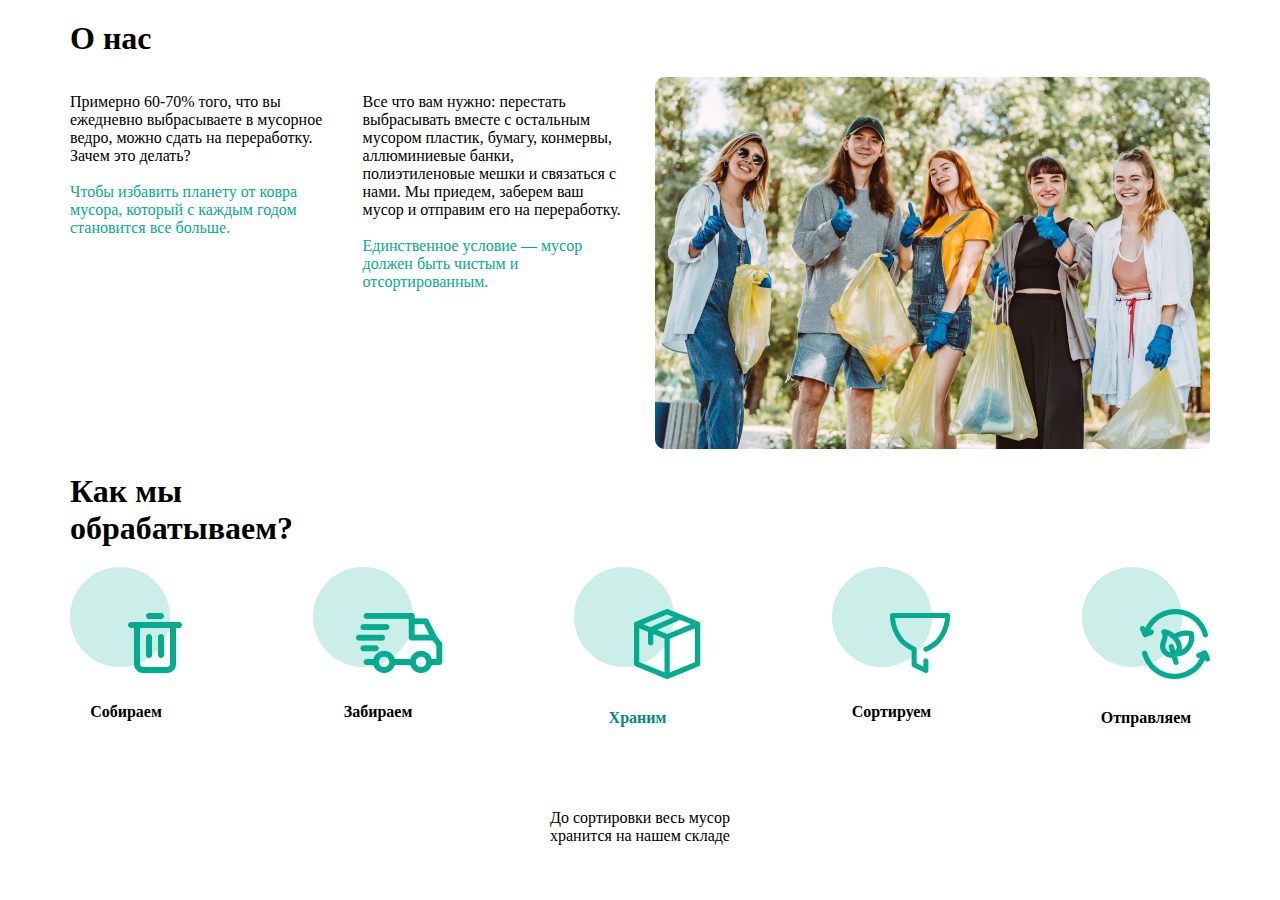
<file: recycling-service-landing/index1.html>
<!DOCTYPE html>
<!-- saved from url=(0097)file:///C:/%D0%BF%D1%82%D0%B0%D1%88%D0%BA%D0%B8%D0%BD%20%D1%81%D0%B0%D0%B9%D1%82/index%20(1).html -->
<html lang="en"><head><meta http-equiv="Content-Type" content="text/html; charset=UTF-8">
    
    <meta name="viewport" content="width=device-width, initial-scale=1.0">
    <title>Document</title>
    <link rel="stylesheet" href="style.css"> 
</head>
<body>
    <h1 class="wrapper">О нас</h1>
    <div class="wrapper d-flex gap">
        <div class="d-flex gap">

        <p class="p-width">Примерно 60-70% того, что вы ежедневно выбрасываете в мусорное ведро, можно сдать на переработку. Зачем это делать?<br><br><span class="color">Чтобы избавить планету от ковра мусора, который с каждым годом становится все больше.</span>
        </p>

        <p class="p-width">
            Все что вам нужно: перестать выбрасывать вместе с остальным мусором пластик, бумагу, конмервы, аллюминиевые банки, полиэтиленовые мешки и связаться с нами. Мы приедем, заберем ваш мусор и отправим его на переработку.<br><br><span class="color">Единственное условие — мусор должен быть чистым и отсортированным.</span>
        </p>
        </div>
    <div>
        <img src="img/Слайдер.png" alt="">
    </div>
    </div>  
        <h1 class="wrapper">Как мы <br>обрабатываем?</h1>
        <div class="wrapper d-flex d-content">
            <div class="flex gap">
            <img src="img/Group 26.png" alt="">
            <span class="text-group">Собираем</span>
            </div>
            <div class="flex gap">
            <img src="img/Group 27.png" alt="">
            <span class="text-group">Забираем</span>
            </div>
            <div class="flex gap">
            <img src="img/Group 28.png" alt="">
            <span class="text-group color-text">Храним</span><p></p>
            </div>
            <div class="flex gap">
            <img src="img/Group 29.png" alt="">
            <span class="text-group">Сортируем</span>
            </div>
        <div class="flex gap">
            <img src="img/Group 30.png" alt="">
            <span class="text-group">Отправляем</span>
        </div>
        </div>
        <div class="flex center">До сортировки весь мусор<br> хранится на нашем складе</div>


</body></html>
</file>
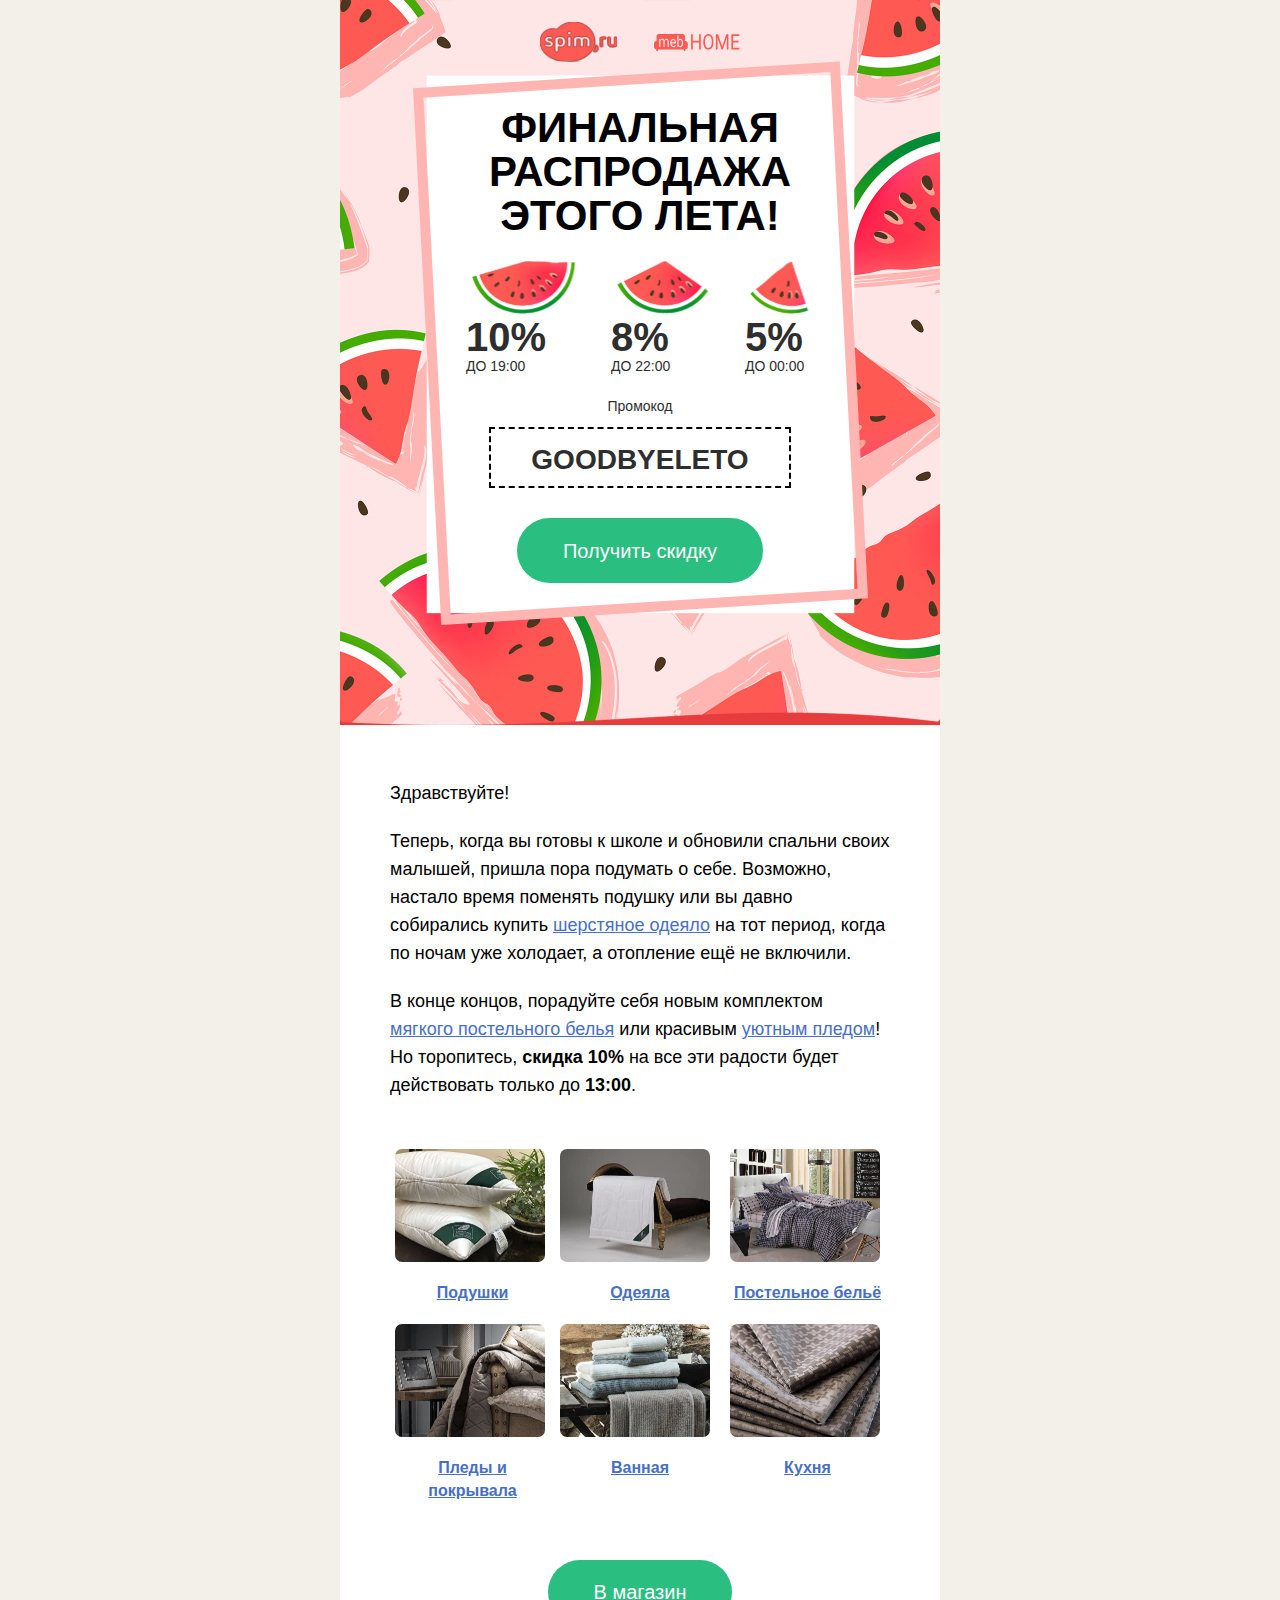
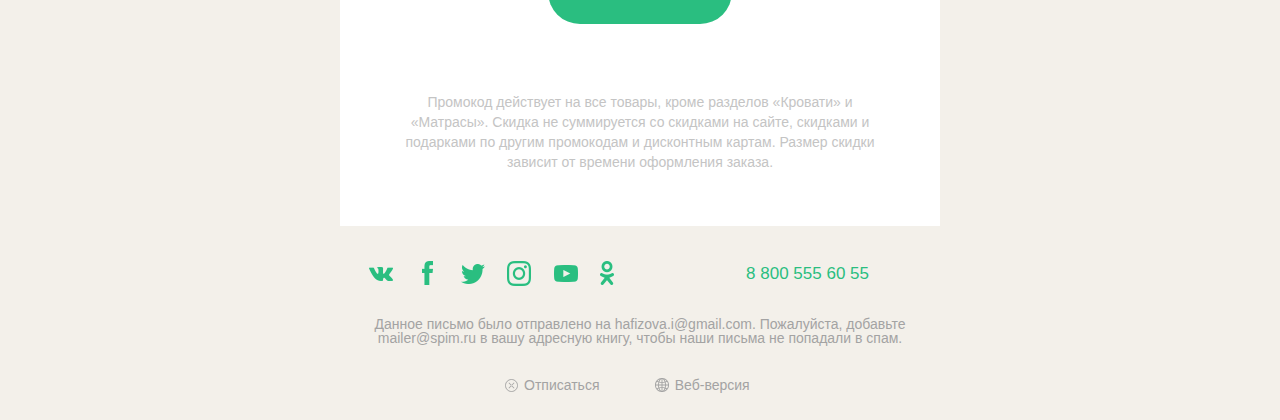
<file: test_email/spim-email.html>
<!DOCTYPE html>
<html lang="ru">
<head>
    <meta charset="UTF-8">
    <meta name="viewport" content="width=device-width, initial-scale=1.0">
    <title>Spim — Финальная распродажа лета</title>
    <style type="text/css">
        /* Общие стили */
        * {
            margin: 0;
            padding: 0;
        }
        
        body {
            margin: 0;
            padding: 0;
            background-color: #f3f0ea;
            font-family: Arial, Helvetica, sans-serif;
            line-height: 1.4;
            color: #000000;
            width: 100% !important;
            -webkit-text-size-adjust: 100%;
            -ms-text-size-adjust: 100%;
        }
        
        table {
            border-spacing: 0;
            mso-table-lspace: 0pt;
            mso-table-rspace: 0pt;
        }
        
        td {
            padding: 0;
        }
        
        img {
            border: 0;
            height: auto;
            line-height: 100%;
            outline: none;
            text-decoration: none;
            -ms-interpolation-mode: bicubic;
            display: block;
            max-width: 100%;
        }
        
        a {
            color: inherit;
            text-decoration: none;
        }
        
        /* Основной контейнер */
        .container {
            max-width: 600px;
            width: 100% !important;
            margin: 0 auto;
            background-color: #ffffff;
        }
        
        /* Главный баннер */
        .main-banner {
            background-image: url('img/arbuz.png'); 
            background-color: #e73c3e;
            background-size: cover;
            background-position: center;
            background-repeat: no-repeat;
            color: #ffffff;
            padding: 19px 25px 102px;
            text-align: center;
            width: 100%;
            min-height: 725px;
        }
        
        /* Заголовок */
        .main-title {
            font-size: 42px;
            font-weight: 800;
            text-transform: uppercase;
            line-height: 44px;
            color: #000000;
            padding-bottom: 20px;
        }
        
        /* Скидки */
        .discount-percent {
            font-size: 40px;
            font-weight: 800;
            color: #2e2e2e;
            line-height: 1;
        }

        .discount-time {
            font-size: 14px;
            color: #2e2e2e;
            text-transform: uppercase;
            font-weight: 400;
        }
        
        /* Промокод */
        .promo-title {
            font-size: 14px;
            color: #2e2e2e;
            padding-top: 20px;
        }

        .promo-box-dashed {
            display: inline-block;
            padding: 11px 20px 7px 20px;
            background-color: #ffffff;
            margin: 10px 0;
            border: 2px dashed #000000;
            width: 258px;
            margin-bottom: 30px;
        }

        .promo-code-dashed {
            font-size: 28px;
            font-weight: 700;
            color: #2e2e2e;
            text-transform: uppercase;
        }
        
        /* Кнопки */
        .button {
            display: inline-block;
            background-color: #2abe80; 
            color: #ffffff !important;
            font-size: 20px;
            font-weight: 400;
            text-decoration: none;
            padding: 19px 46px 18px 46px;
            border-radius: 50px; 
            text-align: center;
        }
        
        .shop-button {
            display: inline-block;
            background-color: #2abe80; 
            color: #ffffff !important;
            font-size: 20px;
            font-weight: 400;
            text-decoration: none;
            padding: 18px 46px;
            border-radius: 50px;
        }
        
        .button-container {
            text-align: center;
            background-color: transparent;
        }
        
        /* Описание */
        .description-text {
            font-size: 18px;
            line-height: 28px;
            color: #000000;
            margin-bottom: 20px;
        }
        
        .highlight-link {
            color: #476fc6;
            text-decoration: underline;
        }
        
        /* Категории */
        .category-link {
            font-size: 16px;
            color: #476fc6;
            text-decoration: underline;
            font-weight: 700;
        }
        
        .category-img {
            padding-bottom: 20px;
        }
        
        /* Условия */
        .conditions-text {
            font-size: 14px;
            font-weight: 400;
            line-height: 20px;
            color: #c4c4c4;
            text-align: center;
        }
        
        /* Футер */
        .footer {
            background-color: #f3f0ea;
        }
        
        .footer-phone {
            font-size: 17px;
            font-weight: 400;
            color: #2abe80;
            line-height: 27px;
        }
        
        .footer-info {
            font-size: 14px;
            color: #a3a3a3;
            line-height: 100%;
        }
        
        .footer-link {
            font-size: 14px;
            color: #a3a3a3;
            font-weight: 400;
        }
        
        /* Вспомогательные классы */
        .text-center {
            text-align: center;
        }
        
        .text-left {
            text-align: left;
        }
        
        .text-right {
            text-align: right;
        }

        /* Стили для Outlook */
        #outlook a {
            padding: 0;
        }
        
        .for-outlook {
            display: none;
        }
    </style>
    <!--[if mso]>
    <style type="text/css">
        .container {
            width: 600px !important;
        }
        .button, .shop-button {
            background-color: #2abe80 !important;
            border-radius: 50px !important;
        }
        .promo-box-dashed {
            display: none !important;
        }
        .for-outlook {
            display: block !important;
        }
        .main-banner {
            background-color: #e73c3e !important;
            background-image: none !important;
        }
    </style>
    <![endif]-->
</head>
<body>
    <!--[if mso]>
    <center>
    <table width="600" align="center" cellpadding="0" cellspacing="0" border="0">
    <tr>
    <td>
    <![endif]-->
    
    <table class="container" align="center" cellpadding="0" cellspacing="0" border="0">
        <tr>
            <td>
                <!-- Главный баннер -->
                <table class="main-banner" cellpadding="0" cellspacing="0" border="0" width="100%">
                    <!-- Логотипы В НАЧАЛЕ баннера -->
                    <tr>
                        <td align="center" class="banner-top">
                            <table cellpadding="0" cellspacing="0" border="0" align="center">
                                <tr>
                                    <td style="padding-right: 36px;">
                                        <a href="#"><img src="img/Object.svg" alt="SPIM.RU" width="auto" height="40" style="height: 40px;"></a>
                                    </td>
                                    <td>
                                        <a href="#"><img src="img/лого2.svg" alt="mehHOME" width="auto" height="17" style="height: 17px;"></a>
                                    </td>
                                </tr>
                            </table>
                        </td>
                    </tr>
                    
                    <!-- Основной контент баннера -->
                    <tr>
                        <td align="center">
                            <h1 class="main-title">ФИНАЛЬНАЯ РАСПРОДАЖА<br>ЭТОГО ЛЕТА!</h1>
                            
                            <!-- Скидки по времени -->
                            <table width="100%" cellpadding="0" cellspacing="0" border="0">
                                <tr>
                                    <td align="center">
                                        <table cellpadding="0" cellspacing="0" border="0">
                                            <tr>
                                                <td style="padding: 0 14px;">
                                                    <a href="#"><img src="img/01.svg" alt="10%" width="117" height="60"></a>
                                                    <div class="discount-percent">10%</div>
                                                    <div class="discount-time">ДО 19:00</div>
                                                </td>
                                                <td style="padding: 0 14px;">
                                                    <a href="#"><img src="img/02.svg" alt="8%" width="106" height="60"></a>
                                                    <div class="discount-percent">8%</div>
                                                    <div class="discount-time">ДО 22:00</div>
                                                </td>
                                                <td style="padding: 0 14px;">
                                                    <a href="#"><img src="img/03.svg" alt="5%" width="69" height="60"></a>
                                                    <div class="discount-percent">5%</div>
                                                    <div class="discount-time">ДО 00:00</div>
                                                </td>
                                            </tr>
                                        </table>
                                    </td>
                                </tr>
                            </table>
                            
                            <!-- Промокод -->
                            <div class="promo-section">
                                <div class="promo-title">Промокод</div>
                                
                                <div class="promo-box-dashed">
                                    <div class="promo-code-dashed">GOODBYELETO</div>
                                </div>
                                
                                <!--[if mso]>
                                <div class="for-outlook" style="display: inline-block; padding: 20px 40px; background-color: #ffffff; margin: 10px 0; border: 2px dashed #000000;">
                                    <div style="font-size: 36px; font-weight: bold; color: #000000; letter-spacing: 5px; text-transform: uppercase;">GOODBYELETO</div>
                                </div>
                                <![endif]-->
                            </div>
                            
                            <!-- Кнопка "Получить скидку" -->
                            <table class="button-container" width="100%" cellpadding="0" cellspacing="0" border="0">
                                <tr>
                                    <td align="center">
                                        <a href="#" class="button">Получить скидку</a>
                                    </td>
                                </tr>
                            </table>
                        </td>
                    </tr>
                </table>

                <!-- Остальной код -->
                <table width="100%" cellpadding="0" cellspacing="0" border="0" style="background-color: #ffffff; padding: 54px 50px;">
                    <tr>
                        <td class="text-left">
                            <p class="description-text">Здравствуйте!</p>
                            <p class="description-text">Теперь, когда вы готовы к школе и обновили спальни своих малышей, пришла пора подумать о себе. Возможно, настало время поменять подушку или вы давно собирались купить <a href="#" class="highlight-link">шерстяное одеяло</a> на тот период, когда по ночам уже холодает, а отопление ещё не включили.</p>
                            <p class="description-text" style="margin-bottom: 40px;">В конце концов, порадуйте себя новым комплектом <a href="#" class="highlight-link">мягкого постельного белья</a> или красивым <a href="#" class="highlight-link">уютным пледом</a>! Но торопитесь, <strong style="font-weight: bold;">скидка 10%</strong> на все эти радости будет действовать только до <strong style="font-weight: bold;">13:00</strong>.</p>
                        </td>
                    </tr>
                    
                    <tr>
                        <td class="text-center">
                            <table width="100%" cellpadding="0" cellspacing="0" border="0">
                                <tr>
                                    <td width="33%" class="text-center" valign="top" style="padding: 10px 5px;">
                                        <a href="#"><img src="img/Rectangle.svg" alt="" class="category-img"></a>
                                        <a href="#" class="category-link">Подушки</a>
                                    </td>
                                    <td width="34%" class="text-center" valign="top" style="padding: 10px 5px;">
                                        <a href="#"><img src="img/Rectangle (1).svg" alt="" class="category-img"></a>
                                        <a href="#" class="category-link">Одеяла</a>
                                    </td>
                                    <td width="33%" class="text-center" valign="top" style="padding: 10px 5px;">
                                        <a href="#"><img src="img/Rectangle (2).svg" alt="" class="category-img"></a>
                                        <a href="#" class="category-link">Постельное бельё</a>
                                    </td>
                                </tr>
                            </table>
                            
                            <table width="100%" cellpadding="0" cellspacing="0" border="0">
                                <tr>
                                    <td width="33%" class="text-center" valign="top" style="padding: 10px 5px;">
                                        <a href="#"><img src="img/Rectangle (3).svg" alt="" class="category-img"></a>
                                        <a href="#" class="category-link">Пледы и покрывала</a>
                                    </td>
                                    <td width="34%" class="text-center" valign="top" style="padding: 10px 5px;">
                                        <a href="#"><img src="img/Rectangle (4).svg" alt="" class="category-img"></a>
                                        <a href="#" class="category-link">Ванная</a>
                                    </td>
                                    <td width="33%" class="text-center" valign="top" style="padding: 10px 5px;">
                                        <a href="#"><img src="img/Rectangle (5).svg" alt="" class="category-img"></a>
                                        <a href="#" class="category-link">Кухня</a>
                                    </td>
                                </tr>
                            </table>
                        </td>
                    </tr>
                    
                    <tr>
                        <td class="text-center" style="padding: 48px 0 68px 0;">
                            <a href="#" class="shop-button">В магазин</a>
                        </td>
                    </tr>
                    
                    <tr>
                        <td class="text-center">
                            <p class="conditions-text">Промокод действует на все товары, кроме разделов «Кровати» и «Матрасы». Скидка не суммируется со скидками на сайте, скидками и подарками по другим промокодам и дисконтным картам. Размер скидки зависит от времени оформления заказа.</p>
                        </td>
                    </tr>
                </table>
                
                <!-- Футер -->
                <table class="footer" width="100%" cellpadding="0" cellspacing="0" border="0">
                    <tr>
                        <td class="text-center" style="padding: 34px 29px 23px;">
                            <table width="100%" cellpadding="0" cellspacing="0" border="0" style="max-width: 500px; margin-bottom: 30px;">
                                <tr>
                                    <td class="text-left" valign="middle" width="50%">
                                        <a href="#"><img src="img/Соцсети.svg" alt="Социальные сети" style="display: inline-block; vertical-align: middle;"></a>
                                    </td>
                                    <td class="text-right" valign="middle" width="50%">
                                        <p class="footer-phone">8 800 555 60 55</p>
                                    </td>
                                </tr>
                            </table>
                            
                            <p class="footer-info" style="margin: 0 0 29px 0; max-width: 542px;">Данное письмо было отправлено на hafizova.i@gmail.com. Пожалуйста, добавьте mailer@spim.ru в вашу адресную книгу, чтобы наши письма не попадали в спам.</p>
                            
                            <table width="100%" cellpadding="0" cellspacing="0" border="0" style="max-width: 300px; margin: 0 auto;">
                                <tr>
                                    <td class="text-center" style="padding: 0 15px;">
                                        <table cellpadding="0" cellspacing="0" border="0">
                                            <tr>
                                                <td style="padding-right: 6px; vertical-align: middle;">
                                                    <a href="#"><img src="img/отписаться.svg" alt="" style="vertical-align: middle;"></a>
                                                </td>
                                                <td style="vertical-align: middle;">
                                                    <a href="#" class="footer-link">Отписаться</a>
                                                </td>
                                            </tr>
                                        </table>
                                    </td>
                                    <td class="text-center" style="padding: 0 15px;">
                                        <table cellpadding="0" cellspacing="0" border="0">
                                            <tr>
                                                <td style="padding-right: 6px; vertical-align: middle;">
                                                    <a href="#"><img src="img/Shape.svg" alt="" style="vertical-align: middle;"></a>
                                                </td>
                                                <td style="vertical-align: middle;">
                                                    <a href="#" class="footer-link">Веб-версия</a>
                                                </td>
                                            </tr>
                                        </table>
                                    </td>
                                </tr>
                            </table>
                        </td>
                    </tr>
                </table>
            </td>
        </tr>
    </table>
    
    <!--[if mso]>
    </td>
    </tr>
    </table>
    </center>
    <![endif]-->
</body>
</html>
</file>
<file: devinotele-partners-landing/css/style.css>
body {
    font-family: 'Montserrat', sans-serif;
    margin: 0;
}

p {
    margin: 0;
}

span {
    margin: 0;
}

h1 {
    margin: 0;
}

h2 {
    margin: 0;
}

.wrapper {
    width: 100%;
    max-width: 1290px;
    padding: 0 20px 0 20px;
    margin: 0 auto;
}

.wrapper1200 {
    width: 100%;
    max-width: 1200px;
    padding: 0 20px 0 20px;
    margin: 0 auto;
}

.background {
    background-color: rgba(10, 1, 79, 1);
}

.container {
    display: flex;
    justify-content: space-between;
    align-items: end;
    padding-top: 51px;
    padding-bottom: 61px;
}

.imgg{
    display: flex;
    align-items: end;
    gap: 8px;
}

.text {
    font-size: 16px;
    font-weight: 700;
    line-height: 20px;
    color: white;
    text-decoration: none;
}

.blocka {
    display: flex;
    gap: 48px;
}

.d-flex {
    display: flex;
}

.d-flexp {
    display: flex;
    align-items: center;
}

.d-flex1 {
    display: flex;
    justify-content: center;
    align-items: end;
}

.d-flex2 {
    display: flex;
    align-items: center;
}

.textbutton {
    color: rgba(113, 127, 255, 1);
    font-size: 16px;
    text-decoration: none;
    font-weight: 700;
    padding: 16px 30px 14px 30px;
    background-color: rgba(232, 231, 249, 1);
    border-radius: 8px;
    margin-left: -15px;
}

.white {
    font-size: 16px;
    font-weight: 700;
    line-height: 20px;
    color: white;
    text-decoration: none;
}

.column {
    display: flex;
    flex-direction: column;
}

.zag {
    font-size: 48px;
    font-weight: 600;
    line-height: 56px;
    color: rgba(113, 127, 255, 1);
    padding-top: 120px;
}

.textblue {
    font-size: 26px;
    line-height: 36px;
    font-weight: 500;
    padding-top: 32px;
    width: 738px;
    padding-bottom: 72px;
}

.blue {
    font-size: 24px;
    line-height: 36px;
    font-weight: 500;
    color: rgba(113, 127, 255, 1);
}

.poz {
    position: absolute;
    right: 0;
    top: 162px;
}

.purple {
    font-size: 20px;
    line-height: 24px;
    font-weight: 600;
    color: rgba(113, 127, 255, 1);
}

.email {
    border-radius: 10px 0px 0px 10px;
    background-color: rgba(242, 242, 242, 1);
    padding: 15px 32px;
    border: none;
    width: 400px;
    margin-top: 24px;
}

.buttonpurple {
    padding: 13px 32px 12px 32px;
    background-color: rgba(113, 127, 255, 1);
    border-radius: 0px 6px 6px 0px;
    text-decoration: none;
    margin-top: 24px;
}

.textbutton1 {
    font-size: 16px;
    font-weight: 700;
    line-height: 20px;
    color: rgba(232, 231, 249, 1);
    text-decoration: none;
    justify-content: center;
    text-align: center;
}

.buttonpurple2 {
    padding: 16px 30px 14px 30px;
    background-color: rgba(113, 127, 255, 1);
    border-radius: 8px;
    text-decoration: none;
    width: fit-content;
}

.textbutton2 {
    font-size: 16px;
    font-weight: 700;
    line-height: 20px;
    color: rgba(232, 231, 249, 1);
    text-decoration: none;
}

.buttonpurple3 {
    padding: 16px 30px 14px 30px;
    background-color: rgba(113, 127, 255, 1);
    border-radius: 8px;
    text-decoration: none;
    width: fit-content;
}

.textbutton3 {
    font-size: 16px;
    font-weight: 700;
    line-height: 20px;
    color: rgba(232, 231, 249, 1);
    text-decoration: none;
}

.backgroundp {
    background-color: rgba(113, 127, 255, 1);
}

.padleft {
    padding-left: 280px;
}

.textpicture {
    font-size: 16px;
    font-weight: 500;
    line-height: 24px;
    color: rgba(232, 231, 249, 1);
    padding-left: 31px;
}

.zagg {
    font-size: 48px;
    line-height: 56px;
    font-weight: 600;
    color: rgba(10, 1, 79, 1);
    text-align: center;
    padding-top: 148px;
    padding-bottom: 140px;
}

.zagg1 {
    font-size: 48px;
    line-height: 56px;
    font-weight: 600;
    color: rgba(10, 1, 79, 1);
    text-align: center;
    padding-top: 148px;
    padding-bottom: 16px;
}

.align-iteams {
    display: flex;
    justify-content: space-between;
    gap: 26px;
    padding-bottom: 96px;
}

.align-iteams1 {
    display: flex;
    justify-content: space-between;
    gap: 30px;
    padding-bottom: 253px;
    padding-left: 118px;
}

.grey {
    font-size: 16px;
    font-weight: 500;
    line-height: 24px;
    color: rgba(79, 79, 79, 1);
    text-align: center;
    padding-top: 20px;
}

.backgroundten {
    background-color: rgba(241, 237, 237, 1);
    position: relative;
}

.backgroundten1 {
    background-color: rgba(241, 237, 237, 1);
    position: relative;
}

.ellipse {
    position: absolute;
    left: 0;
    top: 0;
    opacity: 0.7;
}

.ellipse5 {
    position: absolute;
    right: 0;
    top: 0;
    opacity: 0.7;
}

.ellipse4 {
    position: absolute;
    left: 0;
    bottom: 0;
    opacity: 0.7;
}

.blackk {
    font-size: 50px;
    font-weight: 700;
    color: black;
}

.purplee {
    font-size: 50px;
    font-weight: 700;
    color: rgba(113, 127, 255, 1);
}

.centertext {
    font-size: 24px;
    line-height: 36px;
    font-weight: 500;
    color: rgba(79, 79, 79, 1);
    padding-top: 68px;
    padding-bottom: 64px;
    width: 849px;
    margin: 0 auto;
}

.centert {
    text-align: center;
}

.blockpicture1 {
    display: flex;
    justify-content: center;
    gap: 42px;
    align-items: center;
    padding-top: 37px;
    padding-bottom: 112px;
}

.backgroundnew {
    background-color: rgba(232, 231, 249, 1);
    position: relative;
}

.pozpicture {
    position: relative;
}

.textpp {
    font-size: 24px;
    line-height: 36px;
    font-weight: 500;
    text-align: center;
    width: 747px;
    padding-bottom: 44px;
}

.jcenter {
    display: flex;
    justify-content: center;
}

.purpletext {
    font-size: 24px;
    font-weight: 500;
    line-height: 36px;
    color: rgba(113, 127, 255, 1);
}

.blockfooter {
    justify-content: space-between;
    display: flex;
    gap: 24px;
    padding-bottom: 24px;
}

.blockk {
    width: 100%;
    max-width: 800px;
    padding: 0 20px 0 20px;
    margin: 0 auto;
}

.greytext {
    font-size: 16px;
    font-weight: 400;
    line-height: 24px;
    color: rgba(79, 79, 79, 1);
    padding-bottom: 8px;
}

.buttongrey {
    border: none;
    border-radius: 8px;
    padding: 17px 16px;
    /* width: 210px; */
}

.buttongrey1 {
    border: none;
    border-radius: 0px 8px 8px 0px;
    padding: 17px 16px;
    /* width: 190px; */
}

.buttongrey2 {
    border: none;
    border-radius: 8px;
    padding: 17px 16px;
    resize: none;
}

.b44 {
    color: rgba(242, 242, 242, 1);
    width: 47px;
    border: none;
    padding: 17px 16px;
    border-radius: 8px 0px 0px 8px;
}

.text44 {
    font-size: 14px;
    font-weight: 400;
    color: rgba(22, 22, 22, 1);
    opacity: 0.5;
}

.blockchek {
    margin-top: 32px;
}

.pad-64 {
    padding-top: 64px;
    padding-bottom: 160px;
}

.backgroundfooter {
    background-color: rgba(10, 1, 79, 1);
}

.footer_content {
    display: flex;
    justify-content: space-between;
    padding-top: 44px;
}

.zag-footer {
    color: #FAFAFA;
    font-size: 20px;
    font-weight: 700;
    text-decoration: none;
    padding-bottom: 16px;
}

.text_footer {
    color: #FFFFFF;
    font-size: 16px;
    text-decoration: none;
    padding-top: 8px;
    padding-bottom: 8px;
}

.mail_footer {
    color: #FFFFFF;
    font-size: 16px;
    text-decoration: none;
}

.footer_f {
    display: flex;
    justify-content: space-between;
    padding-top: 140px;
    padding-bottom: 102px;
}

.text_footer_f {
    color: #FFFFFF;
    font-size: 16px;
    text-decoration: none;
}

.d-flexx {
    display: flex;
}

.menu {
    display: none;
}

.pad-95 {
    padding-bottom: 88px;
}

.block9 {
    display: flex;
    flex-wrap: wrap;
    gap: 85px 30px;
    justify-content: center;
    padding-bottom: 200px;
}

.block9info {
    display: flex;
    flex-direction: column;
    align-items: center;
    width: 234px;
}

.mail_footer_plan {
    display: none;
}

.logo_f1 {
    display: none;
}

.containerimg {
    display: flex;
    align-items: center;
}

@media (max-width: 1400px) {
    .blocka {
        display: none;
    }
    .menu {
        display: block;
    }
    .gap-73 {
        display: flex;
        gap: 73px;
    }
    .wrapper{
        padding: 0;
    }
    .container {
        padding:40px 20px 56px 20px;
    }
    .ellipse {
        display: none;
    }
    .ellipse5 {
        display: none;
    }
    .ellipse4 {
        display: none;
    }
    .puzzle {
        width: 100%;
    }
    .wrapper_footer {
        width: 100%;
        max-width: 695px ;
        padding: 0 20px 0 20px;
        margin: 0 auto;
    }
    .logo_f {
        display: none;
    }
    .mail_footer {
        display: none;
    }
    .mail_footer_plan {
        display: block;
    }
    .mail_footer_plan {
        display: block;
        color: #FFFFFF;
        font-size: 16px;
    }
    .logo_f1 {
        display: table;
        margin: 0 0 0 auto;
        padding-top: 95px
    }
    .footer_f {
        padding-top: 27px;
    }
    .blockk {
        padding: 0;
    }
}

@media (max-width:1700px) {
    .d-flex2 {
        display: flex;
        flex-direction: column-reverse; 
    }
    .textblue {
        font-size: 19px;
        width: 688px;
        line-height: 24px;
        font-weight: 500;
    }
    .zag {
        padding-top: 80px;
    }
    .pad-95 {
        padding-bottom: 88px;
    }
}

@media (max-width:1570px) {
    .d-flexp {
        display: flex;
        flex-direction: column;
    }
    .padleft {
        padding-left: 0px;
    }
    .textpicture {
        text-align: center;
        padding-left: 0px;
        padding-bottom: 65px;
        padding-top: 40px;
    }
}

@media (max-width:1400px) {
    .block9 {
        gap: 30px 36px;
    }
    .block9info {
        width: 210px;
        font-size: 15px;
    }
}

@media (max-width:1200px) {
    .centertext {
        line-height: 20px;
        font-size: 15px;
        width: 510px;
        margin: 0 auto;
    }
    .pozpicture {
        width: 690px;
    }
    .textpp {
        width: 509px;
        margin: 0 auto;
    }
    .info {
        display: block;
        margin: 0 auto;
        width: 100%;
        max-width: 450px;
    }
    .blockfooter {
        display: flex;
        flex-direction: column;
    }
    .buttongrey1 {
        width: 450px;
    }
    .check {
        text-align: center;
    }
}

@media (max-width:730px) {
    .textblue {
        line-height: 20px;
        font-weight: 500;
        font-size: 15px;
        max-width: 100%;
        width: 318px;
    }
    
    .margintext {
        margin: 0 auto;
        width: 318px;
        text-align: left;
    }

    .textpicture {
        text-align: left;
    }
    
}
</file>
<file: furniture-catalog-ui/css/style1.css>
body {
    font-family: 'Montserrat', sans-serif;
    margin: 0;
}

p {
    margin: 0;
}

.wrapper {
    width: 100%;
    max-width: 1440px;
    padding: 0 20px 0 20px;
    margin: 0 auto;
}

.d-flex {
    display: flex;
}

.my-zag {
    font-size: 14px;
    color: black;
    text-align: center;
    padding-top: 50px;
    padding-bottom: 30px;
}

.cont-1_1 {
    display: flex;
    gap: 16px;
    flex-wrap: wrap;
}

.gap-16 {
    gap: 16px;
}

.position-r {
    position: relative;
}

.position-r:hover .position-background {
    position: absolute;
    top: 0;
    left: 0;
    width: 100%;
    height: 100%;
    background: #333333;
    opacity: 0.7;
}

.position-background__svg {
    display: none;
}

.position-r:hover .position-background .position-background__svg {
    display: block;
    position: absolute;
}

.position-r:hover .position-background .svg__full {
    top: 0;
    right: 0;
}

.position-r:hover .position-background .svg__korzina {
    top: 43%;
    right: 43%;
}

.position-r:hover .position-background .svg__like {
    bottom: 0;
    right: 43%;
}

.cont-2 {
    display: flex;
    justify-content: space-around;
    padding-top: 76px;
    padding-bottom: 71px;
}

.column {
    display: flex;
    flex-direction: column;
}

.text-2 {
    color: #333333;
    font-size: 16px;
    padding-bottom: 12px;
}

.link-2 {
    color: #333333;
    font-size: 14px;
    padding-top: 4px;
    padding-bottom: 4px;
    text-decoration: none;
}

.a-email {
    border: none;
    font-size: 14px;
    padding-top: 30px;
    padding-bottom: 12px;
    border-bottom: 1px solid #C4C4C4;
    width: 100%;
}

.a-button {
    color: #333333;
    background-color: transparent;
    padding: 8px 28px;
    text-decoration: none;
    border: 1px solid #333333;
    text-align: center;
    width: fit-content;
    margin: 35px 0 0 auto;
}

.cont-2_1 {
    display: flex;
    position: relative;
}

.a-krest {
    position: absolute;
    top: 50%;
    right: 0;
}
</file>
<file: real-estate-stats-section/css/style.css>
body {
    font-family: 'Montserrat', sans-serif;
}
p {
    margin: 0;
}
.weight {
    font-size: 25px;
    font-weight: 600 ;
}
.wrapper {
    width: 100%;
    max-width: 1420px;
    padding: 0 20px 0 20px;
    margin: 0 auto;
}
.d-flex {
    display: flex;
}
.justify-content {
    justify-content: space-between;
}
.width-50 {
    width: 50%;
}
.gap {
    gap: 30px;
}
.block {
    background: white;
    padding: 30px 40px; 
    border-radius: 20px;  
    width: 25%;
}
.color {
    color: #207FF1;
    font-size: 38px;
}
.size {
    font-size: 15px;
    font-weight: 600;
}
.padding-20 {
    padding: 20px 0 0 0;
}
.padding-10 {
    padding: 10px 0 0 0;
    color: #767676;
    font-size: 15px;
}
</file>
<file: mobile-app-promo-landing/css/style.css>
body {
    font-family: 'Montserrat', sans-serif;
    margin: 0;
}

.wrapper {
    width: 100%;
    max-width: 1440px;
    padding: 0 20px 0 20px;
    margin: 0 auto;
}

.d-flex {
    display: flex;
}

.align-items {
    align-items: center;
    justify-content: space-between;
}

.flex {
    display: flex;
    flex-direction: column;
}

.width {
    width: 100%;
    max-width: 628px;
}

p {
    margin: 0;
}

.font1 {
    font-weight: 700;
    font-size: 42px;
    line-height: 50.4px;
}

.font2 {
    font-weight: 400;
    font-size: 18px;
}

.color1 {
    color: #FF9C01;
}

.color2 {
    color: #0E283C;
}

.color3 {
    color: #768C9B;
}

.padding-25 {
    padding: 25px 0 0 0;
}

.gap {
    gap: 23px;
}

.padding-73 {
    padding: 73px 0 0 0;
}

.font3 {
    font-weight: 700;
    font-size: 32px;
    line-height: 38.4px;
}

.color4 {
    color: #000000;
}

.font4 {
    font-weight: 400;
    font-size: 14px;
}

.color5 {
    color: #4E5C66;
}

.padding-30 {
    padding: 30px 0 0 0;
}

.padding-31 {
    padding: 0 0 0 30px;
}

.width1 {
    width: 100%;
    max-width: 445px;
}

.padding-148 {
    padding: 148px 0 0 0;
}

.background-orange {
    background-color: #FFAB00;
    padding: 12px 0;
}

.j-content {
    justify-content: space-between;
}

.a-items {
    align-items: center;
}

.gap-30 {
    gap: 30px;
}

.margin-60 {
    margin-left: 60px;
}

.button{
    background-color: white;
    color: #FFAB00;
    padding: 8px 25px;
    text-decoration: none;
    border-radius: 100px
}

.font5 {
    font-weight: 700;
    font-size: 16px;
    color: #FFFFFF;
}

.margin-96 {
    margin-top: 96px;
}

.font6 {
    font-weight: 700;
    font-size: 18px;
    color: #FFAB00;
}
</file>
<file: real-estate-landing/css/style.css>
body {
    font-family: 'Montserrat', sans-serif;
    margin: 0;
}
h3 {
    margin: 0;
}

hr {
    margin-top: 20px;
    margin-bottom: 50px;
}

.wrapper {
    width: 100%;
    max-width: 1420px;
    padding: 0 20px 0 20px;
    margin: 0 auto;
}

p {
    margin: 0;
}

.background-img {
    background: url('../img/Rectangle\ 355.png') no-repeat 100%;
    background-size: cover;

}

.wrapper-2 {
    width: 100%;
    max-width: 1220px;
    padding: 120px 20px 120px 20px;
    margin: 0 auto;
}

.container-box {
    color:white;
    width: 378px;
    display: flex;
    flex-direction: column;
}

.container-box p {
    padding: 27px 0 100px 0;
    font-size: 18px;
    color: #ABABAB;

}

.container-box h3 {
    font-size: 35px;
    font-weight: 500;
    
}

.container-box button {
    background-color: #207FF1;
    color: #FFFFFF;
    font-size: 16px;
    font-weight: 500;
    border-radius: 15px;
    border: none;
    padding: 18px 0 18px 0;
    margin-top: 10px;
}

.container-box input {
    padding: 16px 20px 17px 20px;
    border: none;
    border-radius: 15px;
    font-size: 18px;
    font-weight: 400;
    color: #ABABAB;
} 

.padding-120 {
    padding-top: 120px;
    padding-bottom: 120px;
}

.back-color {
    background-color: #F1F6FC;
}
.back-title {
    font-size: 32px;
    font-weight: 600;
    padding-bottom: 20px;
}

.section-our {
    display: flex;
    justify-content: space-between;
    gap: 30px;
}

.our-block {
    padding: 30px;
    background-color: #FFFFFF;
    border-radius: 30px;

}

.our-block_title {
    font-size: 23px;
    font-weight: 500;
}

.our-block_text {
    padding: 20px 0 40px 0;
}

.margin-bottom {
    margin-bottom: 30px;
    margin-top: 50px;
}

.our-block_flexbox {
    display: flex;
    justify-content: space-between;
}

.our-block_flexbox span {
    color: #888888;
}

.our-block_flexbox a {
    text-decoration: none;
    color: #207FF1;
    background-color: #F1F6FC;
    padding: 6px 22px 6px 22px;
    border-radius: 20px;
}

.our-block:hover {
    box-shadow: 0px 4px 30px 0px rgba(0, 0, 0, 0.15);
}

.our-block:hover .our-block_title {
    color:#207FF1;
}

.our-block:hover .our-block_flexbox a {
    color:white;
    background-color: #207FF1;
}

.text-decoration {
    text-decoration: none;
}

.background {
    background-color: white;
}

.one_title {
    font-size: 55px;
    font-weight: 600px;
}

.container-box2 {
    color:#000000;
    width: 688px;
    display: flex;
    flex-direction: column;
}

.our-block_title2 {
    font-weight: 400;
    font-size: 16px;
    color: #2B2B2B;
    width: 450px;
}

.container-box2 button {
    background-color: #207FF1;
    color: #FFFFFF;
    font-size: 16px;
    font-weight: 600;
    border-radius: 15px;
    border: none;
    padding: 18px 28px 18px 28px;
    margin-top: 50px;
    width: fit-content;
}

.padding-120 {
    padding-bottom: 120px;
}

.container-box3 {
    width: 199px;
    display: flex;
    flex-direction: column;
    padding-top: 120px;
    padding-bottom: 185px;
}

.our-block_title3 {
    font-weight: 600;
    font-size: 17px;
    color: #000000;
}

.two_title {
    font-size: 32px;
}

.our-text {
    color:#373737;
    font-size: 15px;
    line-height: 23px;
    padding-top: 20px;
    padding-bottom: 50px;
}

.container-box3 a {
    background-color: #207FF1;
    color: #FFFFFF;
    border-radius: 15px;
    padding: 18px 28px;
    margin-bottom: 30px;
    text-decoration: none;
    text-align: center;
    white-space: nowrap;
    width: fit-content;
}

.img-main {
    display: block;
    width: 100%;
}
</file>
<file: real-estate-landing/css/header.css>
body {
    font-family: 'Montserrat', sans-serif;
    margin: 0;
}

.wrapper {
    width: 100%;
    max-width: 1420px;
    padding: 0 20px 0 20px;
    margin: 0 auto;
}

.header {
    background-color: #F7FAFD; 
    width: 1920px;
    padding: 35px 0 37px 0;
}

p {
    margin: 0;
}

.span {
    color:#000000;
    font-weight: 800;
    font-size: 20px;
}

.d-flex {
    display: flex;
}

.j-content {
    justify-content: space-between;
}
 .a-items {
    align-items: center;
}

.button {
    background-color: #F7FAFD;
    color: #207FF1;
    font-size: 15px;
    font-weight: 400;
    border-radius: 12px;
    border: 1px solid #207FF1;
    padding: 11px 18px;
    margin-left: 37px;
}

.span1 {
    color:#000000;
    font-weight: 600;
    font-size: 17px;
}

.gap {
    gap: 14px;
}

.gap-40 {
    gap: 40px;
}

.gap-15 {
    gap: 15px;
}

.color_text {
    color: #000000;
    font-weight: 400;
    font-size: 16px;
}

.gap-37 {
    gap: 37px;
}
</file>
<file: real-estate-landing/css/stylesochi.css>
body {
    font-family: 'Montserrat', sans-serif;
}

p{
    margin: 0;
}

.wrapper {
    width: 100%;
    max-width: 1420px;
    padding: 20px 20px 0 20px;
    margin: 0 auto;
}

.d-flex {
    display: flex;
}

.color {
    color:#000000; 
}

.p-width {
    font-size: 28px;
    font-weight: 600;
}

.d-justy {
    justify-content: space-between;
}

.text-right{
    width: 525px;
    font-weight: 400;
    line-height: 29px;
}

.block{
    background: #FFFFFF;
    padding:20px 20px;
    border-radius: 20px;
    width: 25%;
}

.color1{
    color:#207FF1;
    font-weight: 600;
    font-size: 54px;
}

.text2{
    color:#000000;
    font-weight: 600;
    font-size: 18px;
}

.gap{
    gap: 30px;
}

.padding-30{
    padding: 60px;
}

.padding-40{
    padding-top: 5px;
    padding-bottom: 20px;   
}

.p-width1{
    font-size: 15px;  
}

.padding-sochi{
    padding-top: 120px;
    padding-bottom: 127px;
}
</file>
<file: recycling-service-landing/style.css>
.wrapper {
    width: 100%;
    max-width: 1140px;
    padding: 0 20px 0 20px;
    margin: 20px auto 20px auto;
}

.d-flex {
    display: flex;
}

.p-width {
    width: 50%;
    font-size: 16px;
    text-align: left;
}

.color {
    color:#02AC8F;
    
}

.d-content {
    justify-content: space-between;
}

.text-group{
    text-align:center;
    font-weight: 600;
}

.color-text {
    color:#018B7E;
    }

.flex{

    display:flex;
    flex-direction:column;
}

.gap{

    gap:30px;
}

.center {
    text-align:center;  
}
</file>
